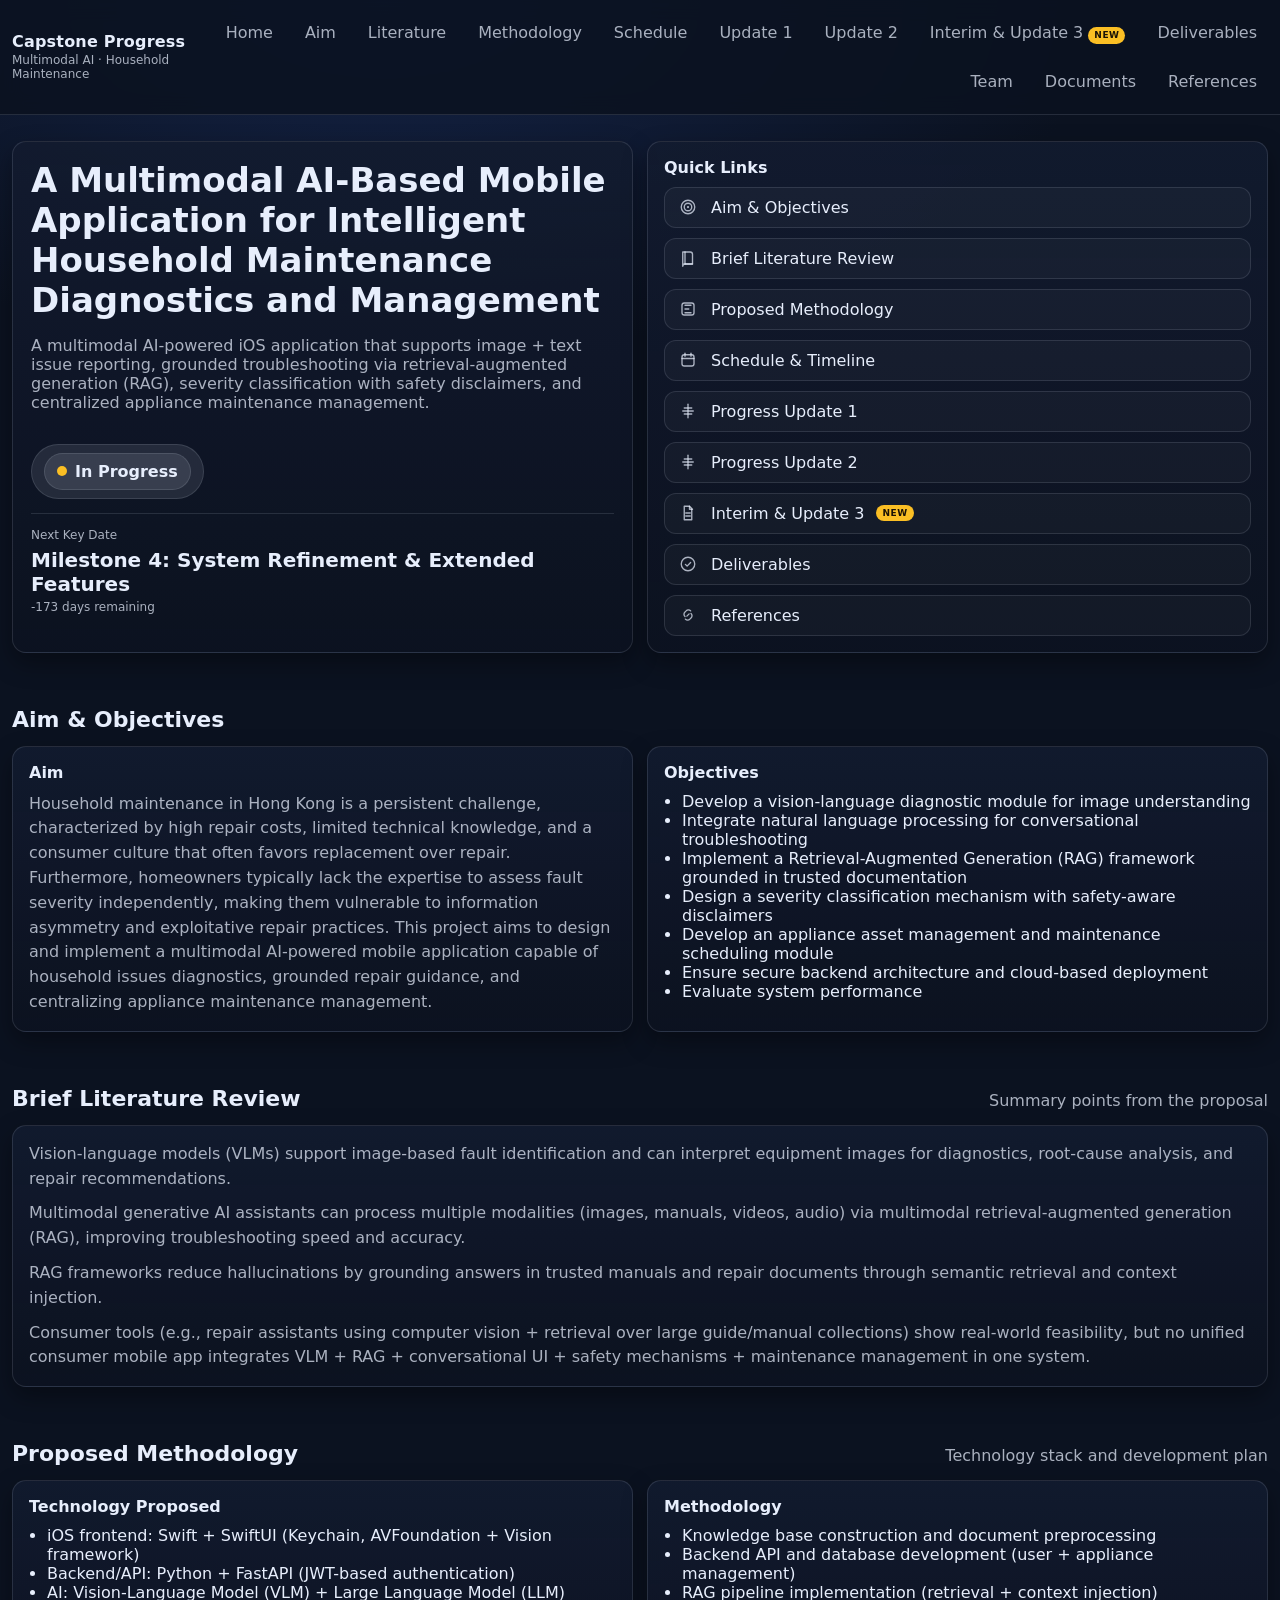
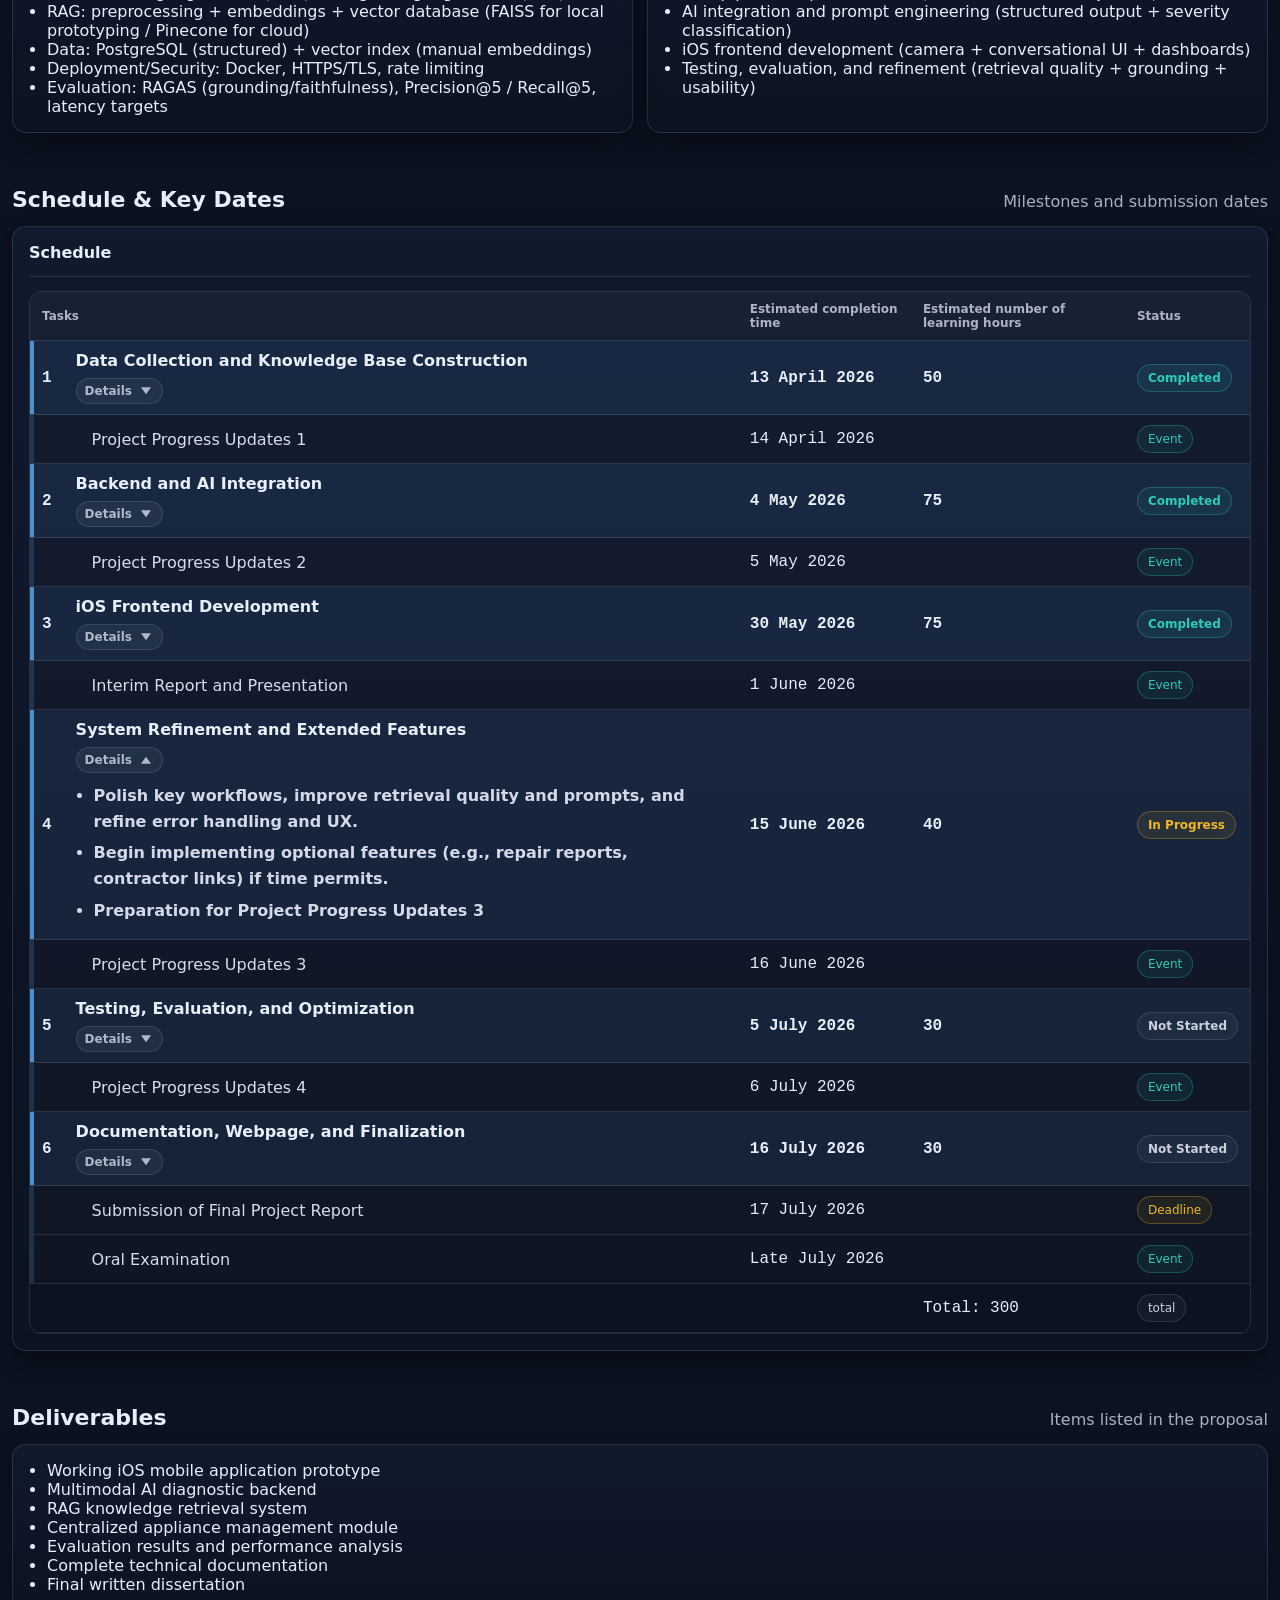
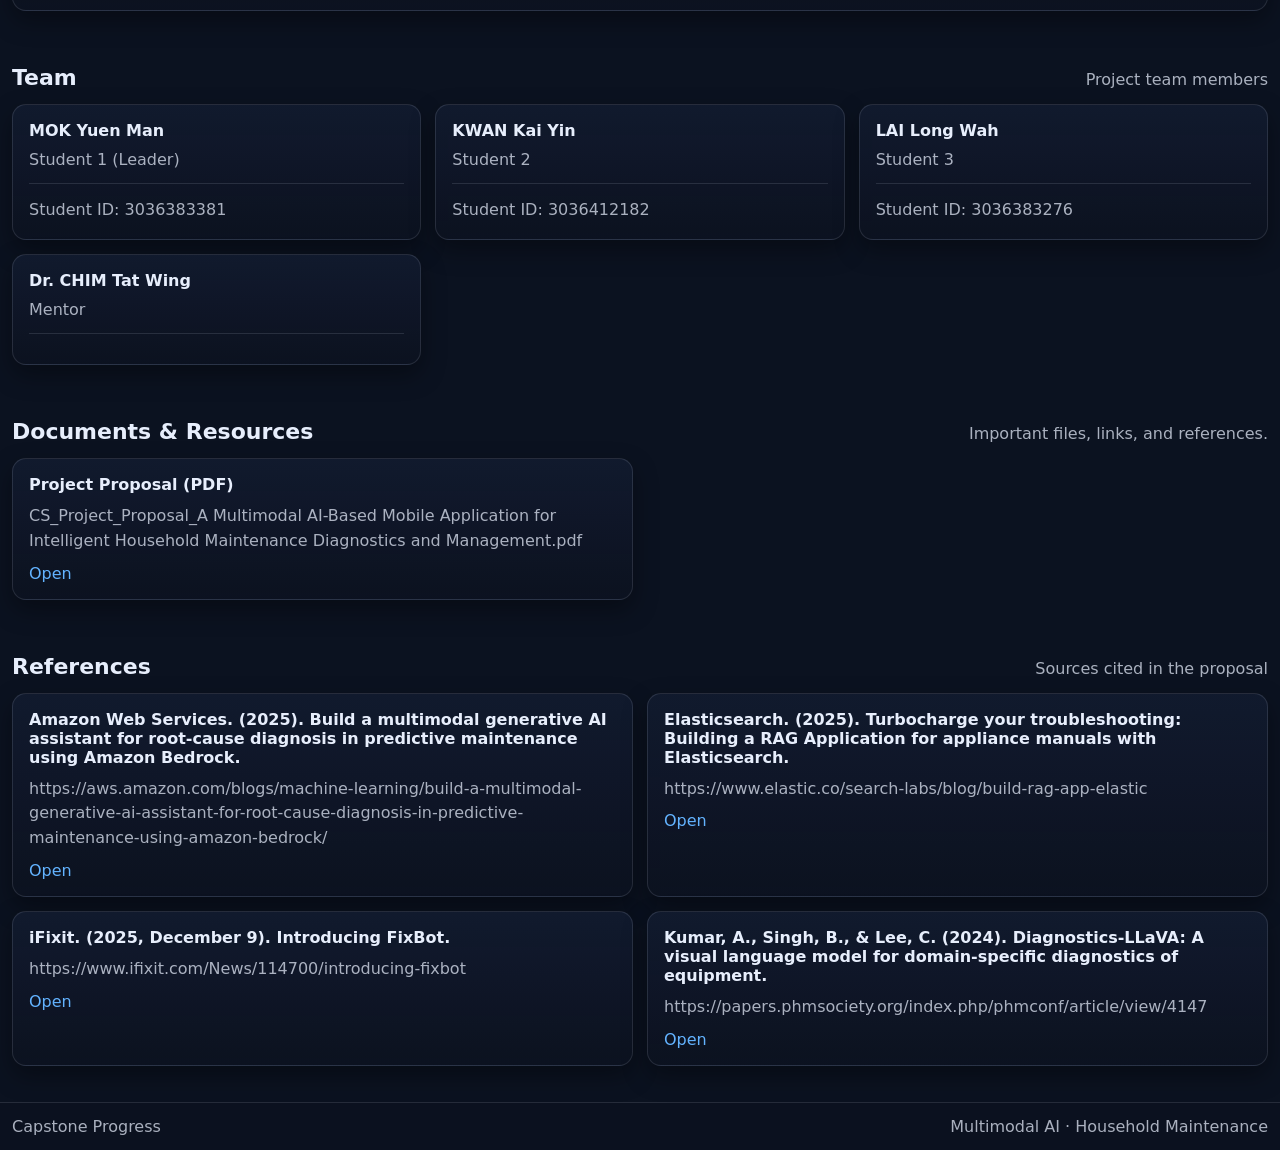
<file: index.html>
<!doctype html>
<html lang="en">
  <head>
    <meta charset="UTF-8" />
    <meta name="viewport" content="width=device-width, initial-scale=1.0" />
    <title>Capstone Progress</title>
    <link rel="stylesheet" href="./styles.css" />
  </head>
  <body>
    <header class="site-header">
      <div class="container header-inner">
        <div class="brand">
          <div class="brand-title" id="projectTitle">Capstone Progress</div>
          <div class="brand-subtitle" id="projectSubtitle">Progress update dashboard</div>
        </div>
        <nav class="nav">
          <a href="#home">Home</a>
          <a href="#aim">Aim</a>
          <a href="#literature">Literature</a>
          <a href="#methodology">Methodology</a>
          <a href="#schedule">Schedule</a>
          <a href="./pages/update-1.html">Update 1</a>
          <a href="./pages/update-2.html">Update 2</a>
          <a href="./pages/interim.html">Interim &amp; Update 3 <span class="new-badge">New</span></a>
          <a href="#deliverables-section">Deliverables</a>
          <a href="#team">Team</a>
          <a href="#documents">Documents</a>
          <a href="#references">References</a>
        </nav>
      </div>
    </header>

    <main class="container">
      <section id="home" class="section">
        <div class="grid-2">
          <div class="card hero">
            <div class="hero-top">
              <div>
                <h1 class="h1" id="projectName">—</h1>
                <p class="muted" id="projectDescription">—</p>
              </div>
              <div class="status-chip" id="overallStatusChip">—</div>
            </div>
            <div class="divider"></div>
            <div class="kpi">
              <div class="kpi-label">Next Key Date</div>
              <div class="kpi-value" id="nextDeadline">—</div>
              <div class="kpi-sub" id="daysRemaining">—</div>
            </div>
          </div>

          <div class="stack">
            <div class="card">
              <div class="card-title">Quick Links</div>
              <div class="stack">
                <a class="quick-link" href="#aim"
                  ><span class="icon" aria-hidden="true"
                    ><svg viewBox="0 0 24 24">
                      <circle cx="12" cy="12" r="9"></circle>
                      <circle cx="12" cy="12" r="5"></circle>
                      <circle cx="12" cy="12" r="1.5" fill="currentColor" stroke="none"></circle></svg></span
                  ><span>Aim & Objectives</span></a
                >
                <a class="quick-link" href="#literature"
                  ><span class="icon" aria-hidden="true"
                    ><svg viewBox="0 0 24 24">
                      <path d="M5 4h10a3 3 0 0 1 3 3v13H8a3 3 0 0 0-3 3V4z"></path>
                      <path d="M8 4v16"></path>
                      <path d="M18 20H8"></path></svg></span
                  ><span>Brief Literature Review</span></a
                >
                <a class="quick-link" href="#methodology"
                  ><span class="icon" aria-hidden="true"
                    ><svg viewBox="0 0 24 24">
                      <path d="M8 7h8"></path>
                      <path d="M8 12h5"></path>
                      <path d="M8 17h8"></path>
                      <rect x="4" y="4" width="16" height="16" rx="3"></rect></svg></span
                  ><span>Proposed Methodology</span></a
                >
                <a class="quick-link" href="#schedule"
                  ><span class="icon" aria-hidden="true"
                    ><svg viewBox="0 0 24 24">
                      <rect x="4" y="5" width="16" height="15" rx="3"></rect>
                      <path d="M8 3v4"></path>
                      <path d="M16 3v4"></path>
                      <path d="M4 10h16"></path></svg></span
                  ><span>Schedule & Timeline</span></a
                >
                <a class="quick-link" href="./pages/update-1.html"
                  ><span class="icon" aria-hidden="true"
                    ><svg viewBox="0 0 24 24">
                      <path d="M12 3v18"></path>
                      <path d="M7 8h10"></path>
                      <path d="M7 16h10"></path>
                      <path d="M5 12h14"></path></svg></span
                  ><span>Progress Update 1</span></a
                >
                <a class="quick-link" href="./pages/update-2.html"
                  ><span class="icon" aria-hidden="true"
                    ><svg viewBox="0 0 24 24">
                      <path d="M12 3v18"></path>
                      <path d="M7 8h10"></path>
                      <path d="M7 16h10"></path>
                      <path d="M5 12h14"></path></svg></span
                  ><span>Progress Update 2</span></a
                >
                <a class="quick-link" href="./pages/interim.html"
                  ><span class="icon" aria-hidden="true"
                    ><svg viewBox="0 0 24 24">
                      <path d="M7 3h7l3 3v15H7z"></path>
                      <path d="M14 3v4h4"></path>
                      <path d="M9 12h6"></path>
                      <path d="M9 16h6"></path></svg></span
                  ><span>Interim &amp; Update 3</span><span class="new-badge">New</span></a
                >
                <a class="quick-link" href="#deliverables-section"
                  ><span class="icon" aria-hidden="true"
                    ><svg viewBox="0 0 24 24">
                      <circle cx="12" cy="12" r="9"></circle>
                      <path d="M8.5 12.5l2.3 2.3L15.5 10"></path></svg></span
                  ><span>Deliverables</span></a
                >
                <a class="quick-link" href="#references"
                  ><span class="icon" aria-hidden="true"
                    ><svg viewBox="0 0 24 24">
                      <path d="M10.5 13.5l3-3"></path>
                      <path d="M8 14a4 4 0 0 1 0-6l1.5-1.5a4 4 0 0 1 6 0"></path>
                      <path d="M16 10a4 4 0 0 1 0 6l-1.5 1.5a4 4 0 0 1-6 0"></path></svg></span
                  ><span>References</span></a
                >
              </div>
            </div>
          </div>
        </div>
      </section>

      <section id="aim" class="section">
        <div class="section-head">
          <h2 class="h2">Aim & Objectives</h2>
        </div>
        <div class="grid-2">
          <div class="card">
            <div class="card-title">Aim</div>
            <p id="aimText" class="body">—</p>
          </div>
          <div class="card">
            <div class="card-title">Objectives</div>
            <ul id="objectives" class="list"></ul>
          </div>
        </div>
      </section>

      <section id="literature" class="section">
        <div class="section-head">
          <h2 class="h2">Brief Literature Review</h2>
          <div class="muted">Summary points from the proposal</div>
        </div>
        <div class="card">
          <div id="literatureReview" class="stack"></div>
        </div>
      </section>

      <section id="methodology" class="section">
        <div class="section-head">
          <h2 class="h2">Proposed Methodology</h2>
          <div class="muted">Technology stack and development plan</div>
        </div>
        <div class="grid-2">
          <div class="card">
            <div class="card-title">Technology Proposed</div>
            <ul id="technology" class="list"></ul>
          </div>
          <div class="card">
            <div class="card-title">Methodology</div>
            <ul id="methodologyList" class="list"></ul>
          </div>
        </div>
      </section>

      <section id="schedule" class="section">
        <div class="section-head">
          <h2 class="h2">Schedule & Key Dates</h2>
          <div class="muted">Milestones and submission dates</div>
        </div>
        <div class="card">
          <div class="card-title">Schedule</div>
          <div class="divider"></div>
          <div class="table" id="scheduleTable"></div>
        </div>
      </section>

      <section id="deliverables-section" class="section">
        <div class="section-head">
          <h2 class="h2">Deliverables</h2>
          <div class="muted">Items listed in the proposal</div>
        </div>
        <div class="card">
          <ul id="deliverables" class="list"></ul>
        </div>
      </section>

      <section id="team" class="section">
        <div class="section-head">
          <h2 class="h2">Team</h2>
          <div class="muted">Project team members</div>
        </div>
        <div class="grid-3" id="teamGrid"></div>
      </section>

      <section id="documents" class="section">
        <div class="section-head">
          <h2 class="h2">Documents & Resources</h2>
          <div class="muted">Important files, links, and references.</div>
        </div>
        <div class="grid-2" id="documentsGrid"></div>
      </section>

      <section id="references" class="section">
        <div class="section-head">
          <h2 class="h2">References</h2>
          <div class="muted">Sources cited in the proposal</div>
        </div>
        <div class="grid-2" id="referencesGrid"></div>
      </section>
    </main>

    <footer class="site-footer">
      <div class="container footer-inner">
        <div class="muted" id="footerLeft">—</div>
        <div class="muted" id="footerRight">—</div>
      </div>
    </footer>

    <dialog class="modal" id="modal">
      <div class="modal-head">
        <div class="modal-title" id="modalTitle">—</div>
        <button class="modal-close" type="button" id="modalClose">Close</button>
      </div>
      <div class="modal-body body" id="modalBody">—</div>
    </dialog>

    <script src="./app.js"></script>
  </body>
</html>
</file>
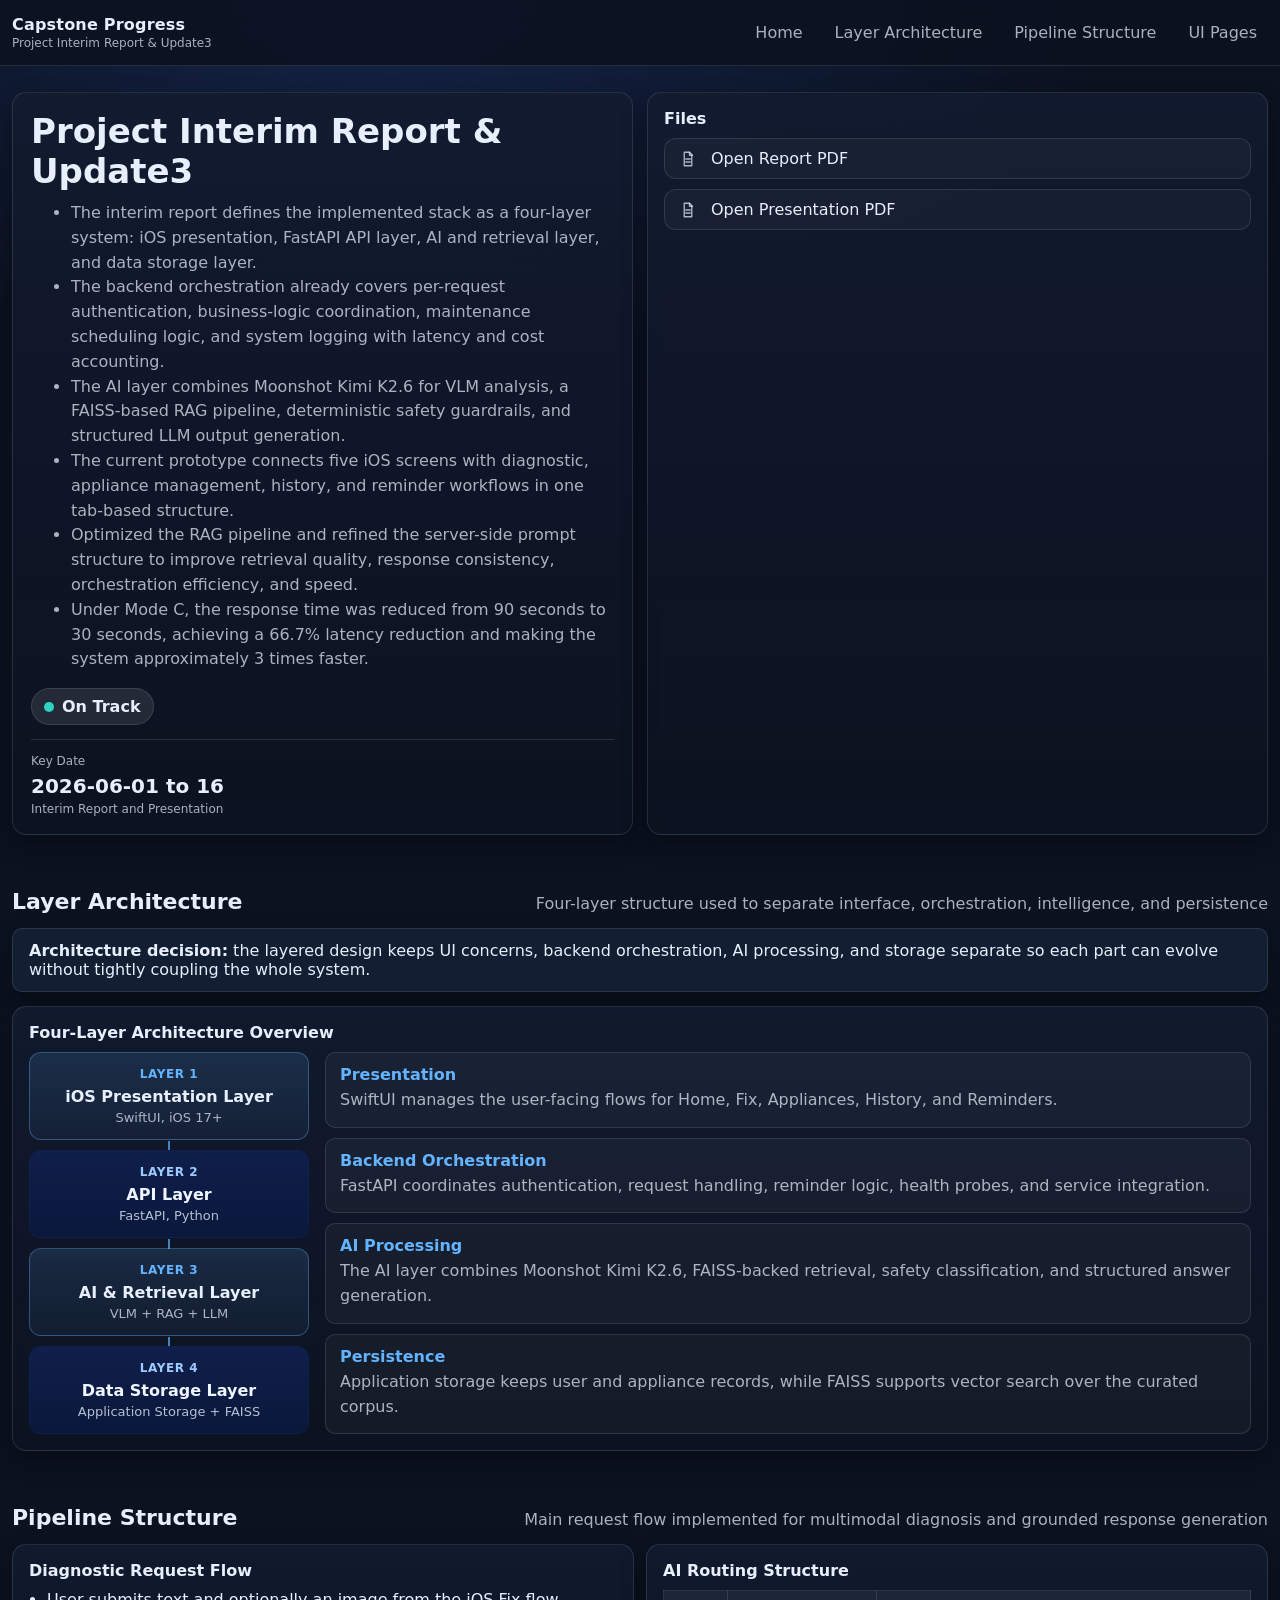
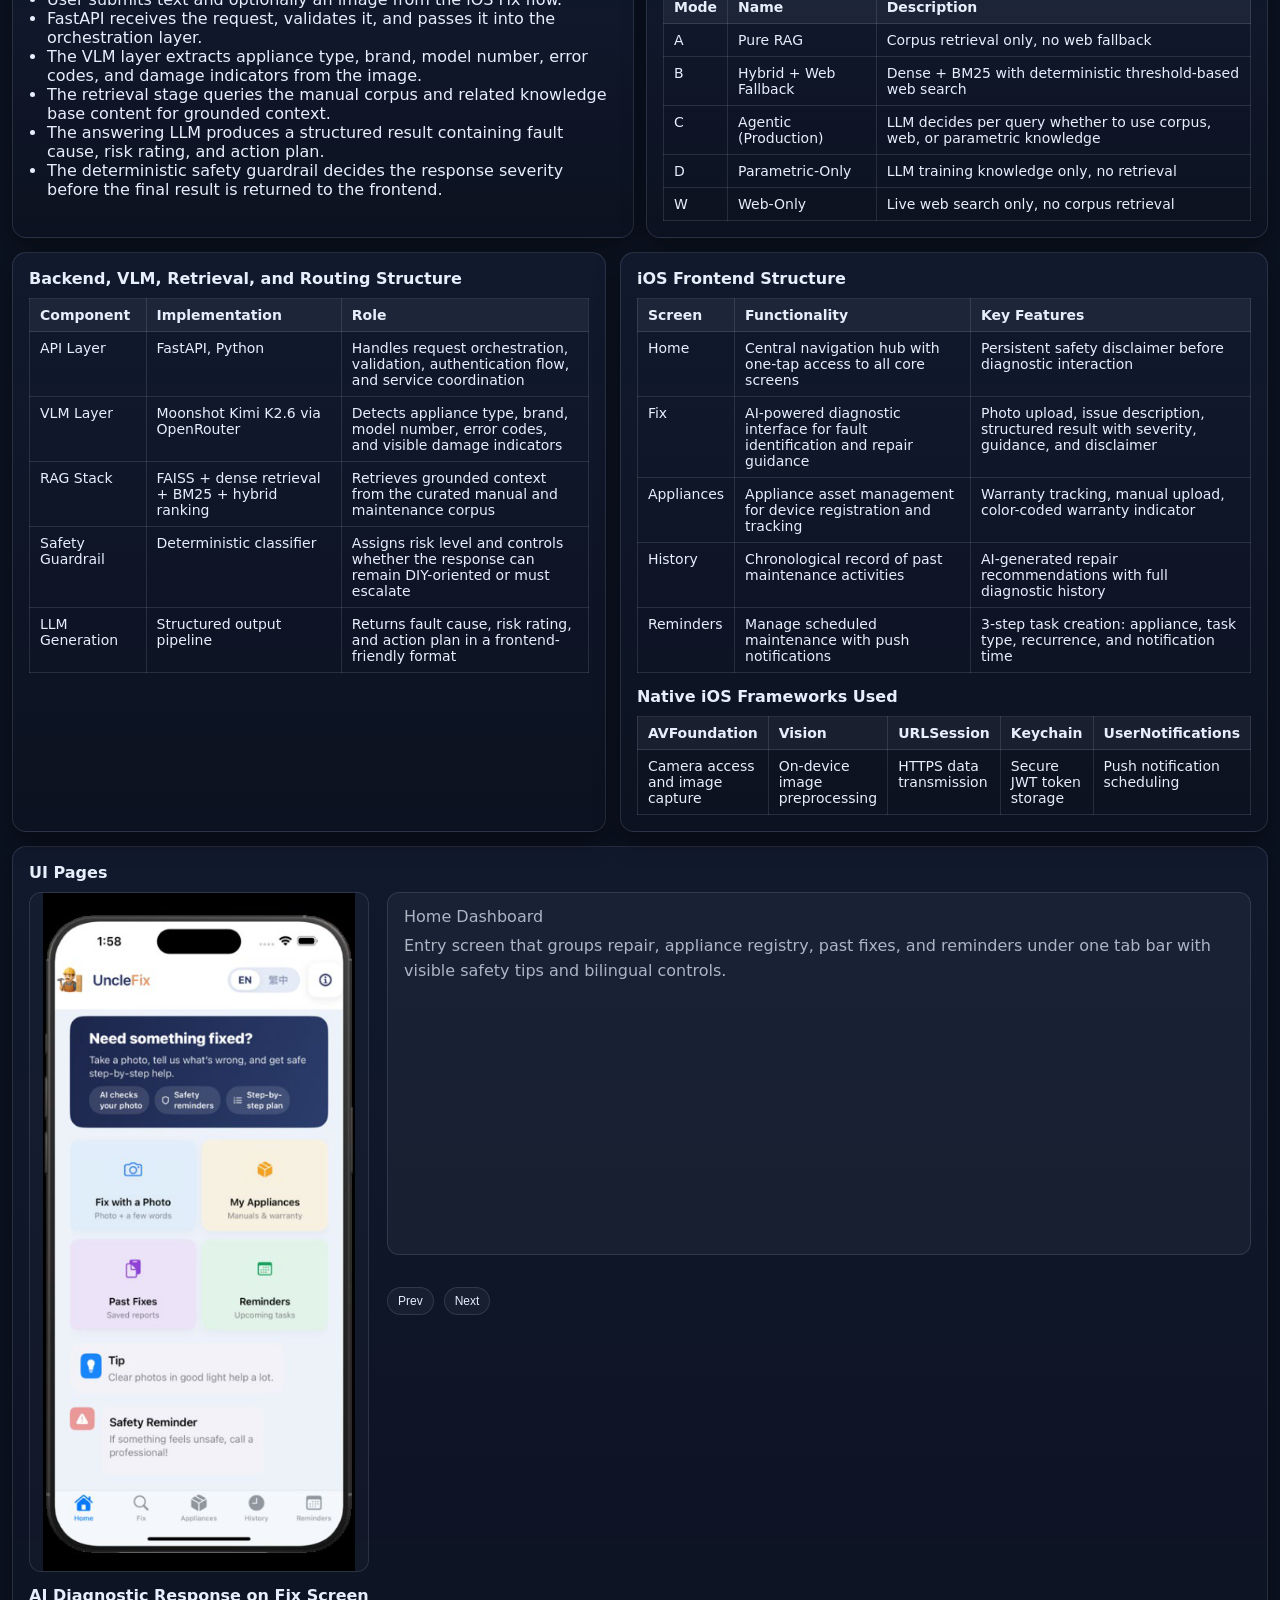
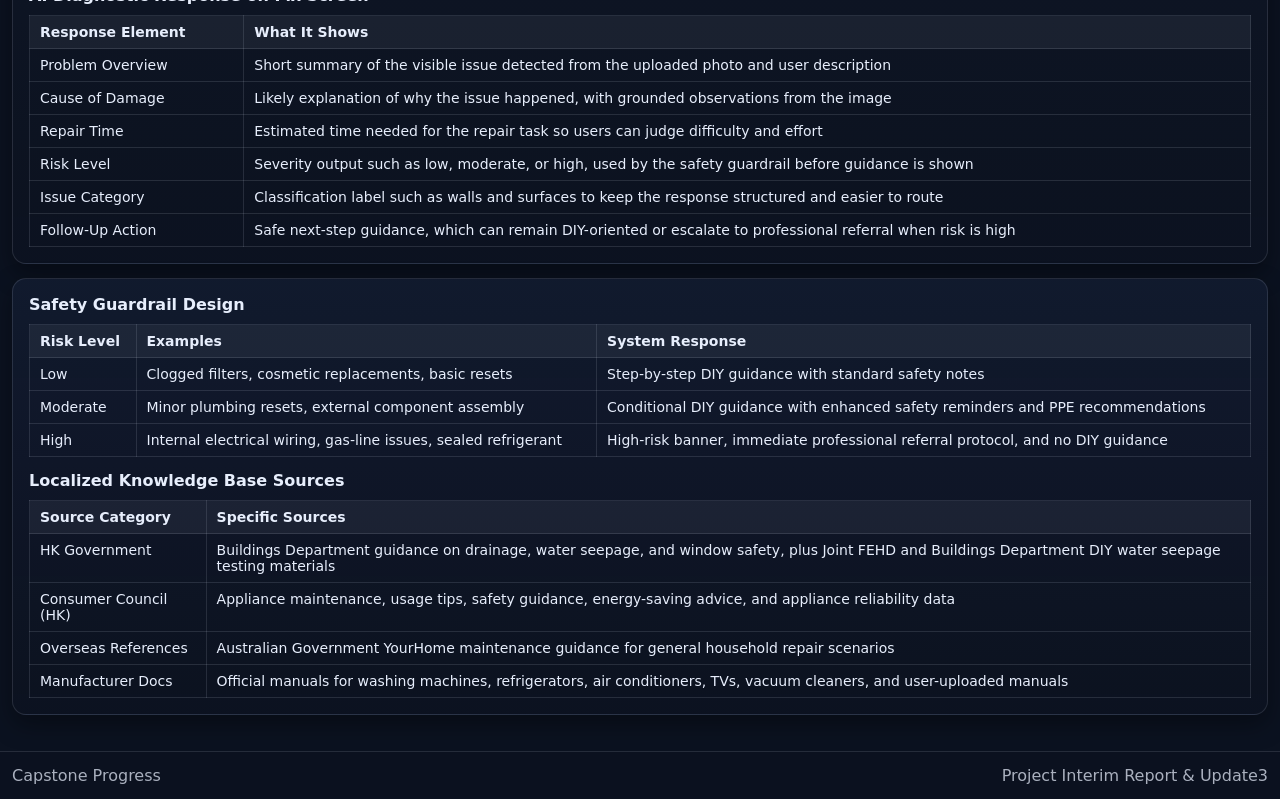
<file: pages/interim.html>
<!doctype html>
<html lang="en">
  <head>
    <meta charset="UTF-8" />
    <meta name="viewport" content="width=device-width, initial-scale=1.0" />
    <title>Project Interim Report &amp; Update3 · Capstone Progress</title>
    <link rel="stylesheet" href="../styles.css" />
    <style>
      .interim-grid {
        display: grid;
        grid-template-columns: repeat(2, minmax(0, 1fr));
        gap: 12px;
      }
      .interim-note {
        padding: 12px 16px;
        border-radius: 10px;
        border: 1px solid var(--border);
        background: rgba(99, 179, 255, 0.08);
      }
      .interim-table {
        border-collapse: collapse;
        width: 100%;
        font-size: 14px;
        margin: 8px 0 0;
      }
      .interim-table th,
      .interim-table td {
        border: 1px solid var(--border);
        padding: 8px 10px;
        text-align: left;
        vertical-align: top;
      }
      .interim-table th {
        background: rgba(231, 238, 252, 0.06);
        font-weight: 600;
      }
      .album-desc {
        margin-top: 8px;
      }
      .ui-album-layout {
        display: grid;
        grid-template-columns: minmax(260px, 340px) 1fr;
        gap: 18px;
        align-items: start;
      }
      .ui-album {
        width: 100%;
      }
      .ui-album .media-img {
        width: 100%;
        max-height: 680px;
        object-fit: contain;
        display: block;
      }
      .ui-album-copy {
        display: grid;
        gap: 12px;
        min-height: 100%;
      }
      .ui-album-panel {
        padding: 14px 16px;
        border-radius: 12px;
        border: 1px solid var(--border);
        background: rgba(231, 238, 252, 0.04);
      }
      .arch-chart {
        display: grid;
        grid-template-columns: minmax(220px, 280px) 1fr;
        gap: 16px;
        align-items: stretch;
      }
      .arch-stack {
        display: grid;
        gap: 10px;
        position: relative;
      }
      .arch-layer {
        position: relative;
        padding: 14px 16px;
        border-radius: 12px;
        border: 1px solid rgba(99, 179, 255, 0.35);
        background: linear-gradient(180deg, rgba(99, 179, 255, 0.14), rgba(99, 179, 255, 0.06));
        text-align: center;
      }
      .arch-layer.dark {
        border-color: rgba(16, 32, 77, 0.95);
        background: linear-gradient(180deg, rgba(16, 32, 77, 0.95), rgba(10, 24, 61, 0.95));
      }
      .arch-layer:not(:last-child)::after {
        content: "";
        position: absolute;
        left: 50%;
        top: calc(100% + 2px);
        width: 2px;
        height: 10px;
        background: rgba(99, 179, 255, 0.7);
        transform: translateX(-50%);
      }
      .arch-layer-num {
        font-size: 12px;
        font-weight: 700;
        letter-spacing: 0.6px;
        text-transform: uppercase;
        color: var(--accent);
      }
      .arch-layer.dark .arch-layer-num {
        color: #9ecbff;
      }
      .arch-layer-title {
        margin-top: 6px;
        font-weight: 700;
        color: var(--text);
      }
      .arch-layer.dark .arch-layer-title {
        color: #eef5ff;
      }
      .arch-layer-sub {
        margin-top: 4px;
        font-size: 13px;
        color: var(--muted);
      }
      .arch-layer.dark .arch-layer-sub {
        color: rgba(231, 238, 252, 0.78);
      }
      .arch-summary {
        display: grid;
        gap: 10px;
      }
      .arch-summary-item {
        padding: 12px 14px;
        border-radius: 10px;
        border: 1px solid var(--border);
        background: rgba(231, 238, 252, 0.04);
      }
      .arch-summary-title {
        font-weight: 700;
        color: var(--accent);
        margin-bottom: 4px;
      }
      @media (max-width: 720px) {
        .interim-grid {
          grid-template-columns: 1fr;
        }
        .interim-table {
          display: block;
          overflow-x: auto;
          -webkit-overflow-scrolling: touch;
        }
        .interim-table th,
        .interim-table td {
          min-width: 150px;
          white-space: normal;
        }
        .interim-table th:first-child,
        .interim-table td:first-child {
          min-width: 160px;
        }
        .ui-album-layout {
          grid-template-columns: 1fr;
        }
        .arch-chart {
          grid-template-columns: 1fr;
        }
        .ui-album .media-img {
          max-height: 520px;
        }
      }
      @media (max-width: 520px) {
        .arch-layer {
          padding: 12px;
        }
        .ui-album-panel {
          padding: 12px;
        }
        .ui-album .media-img {
          max-height: 420px;
        }
      }
    </style>
  </head>
  <body>
    <header class="site-header">
      <div class="container header-inner">
        <div class="brand">
          <div class="brand-title">Capstone Progress</div>
          <div class="brand-subtitle">Project Interim Report &amp; Update3</div>
        </div>
        <nav class="nav">
          <a href="../index.html#home">Home</a>
          <a href="#layer-architecture">Layer Architecture</a>
          <a href="#pipeline-structure">Pipeline Structure</a>
          <a href="#ui-pages">UI Pages</a>
        </nav>
      </div>
    </header>
    <main class="container">
      <section class="section">
        <div class="grid-2">
          <div class="card hero">
            <div class="hero-top">
              <div>
                <h1 class="h1">Project Interim Report &amp; Update3</h1>
                <ul class="muted body">
                  <li>The interim report defines the implemented stack as a four-layer system: iOS presentation, FastAPI API layer, AI and retrieval layer, and data storage layer.</li>
                  <li>The backend orchestration already covers per-request authentication, business-logic coordination, maintenance scheduling logic, and system logging with latency and cost accounting.</li>
                  <li>The AI layer combines Moonshot Kimi K2.6 for VLM analysis, a FAISS-based RAG pipeline, deterministic safety guardrails, and structured LLM output generation.</li>
                  <li>The current prototype connects five iOS screens with diagnostic, appliance management, history, and reminder workflows in one tab-based structure.</li>
                  <li>Optimized the RAG pipeline and refined the server-side prompt structure to improve retrieval quality, response consistency, orchestration efficiency, and speed.</li>
                  <li>Under Mode C, the response time was reduced from 90 seconds to 30 seconds, achieving a 66.7% latency reduction and making the system approximately 3 times faster.</li>
                </ul>
              </div>
              <div class="status-chip"><span class="status-dot good"></span>On Track</div>
            </div>
            <div class="divider"></div>
            <div class="kpi">
              <div class="kpi-label">Key Date</div>
              <div class="kpi-value">2026-06-01 to 16</div>
              <div class="kpi-sub">Interim Report and Presentation</div>
            </div>
          </div>
          <div class="card">
            <div class="card-title">Files</div>
            <div class="stack">
              <a class="quick-link" href="../Files/msp25038_InterimReport_20260601.pdf" target="_blank" rel="noreferrer"
                ><span class="icon" aria-hidden="true"
                  ><svg viewBox="0 0 24 24">
                    <path d="M7 3h7l3 3v15H7z"></path>
                    <path d="M14 3v4h4"></path>
                    <path d="M9 12h6"></path>
                    <path d="M9 16h6"></path></svg></span
                ><span>Open Report PDF</span></a
              >
              <a class="quick-link" href="../Files/UncleFix - InterimPPT_20260602.pdf" target="_blank" rel="noreferrer"
                ><span class="icon" aria-hidden="true"
                  ><svg viewBox="0 0 24 24">
                    <path d="M7 3h7l3 3v15H7z"></path>
                    <path d="M14 3v4h4"></path>
                    <path d="M9 12h6"></path>
                    <path d="M9 16h6"></path></svg></span
                ><span>Open Presentation PDF</span></a
              >
            </div>
          </div>
        </div>
      </section>

      <section id="layer-architecture" class="section">
        <div class="section-head">
          <h2 class="h2">Layer Architecture</h2>
          <div class="muted">Four-layer structure used to separate interface, orchestration, intelligence, and persistence</div>
        </div>
        <div class="card interim-note" style="margin-top: 14px;">
          <strong>Architecture decision:</strong> the layered design keeps UI concerns, backend orchestration, AI processing, and storage separate so each part can evolve without tightly coupling the whole system.
        </div>
        <div class="card" style="margin-top: 14px;">
          <div class="card-title">Four-Layer Architecture Overview</div>
          <div class="arch-chart">
            <div class="arch-stack">
              <div class="arch-layer">
                <div class="arch-layer-num">Layer 1</div>
                <div class="arch-layer-title">iOS Presentation Layer</div>
                <div class="arch-layer-sub">SwiftUI, iOS 17+</div>
              </div>
              <div class="arch-layer dark">
                <div class="arch-layer-num">Layer 2</div>
                <div class="arch-layer-title">API Layer</div>
                <div class="arch-layer-sub">FastAPI, Python</div>
              </div>
              <div class="arch-layer">
                <div class="arch-layer-num">Layer 3</div>
                <div class="arch-layer-title">AI &amp; Retrieval Layer</div>
                <div class="arch-layer-sub">VLM + RAG + LLM</div>
              </div>
              <div class="arch-layer dark">
                <div class="arch-layer-num">Layer 4</div>
                <div class="arch-layer-title">Data Storage Layer</div>
                <div class="arch-layer-sub">Application Storage + FAISS</div>
              </div>
            </div>
            <div class="arch-summary">
              <div class="arch-summary-item">
                <div class="arch-summary-title">Presentation</div>
                <div class="body muted">SwiftUI manages the user-facing flows for Home, Fix, Appliances, History, and Reminders.</div>
              </div>
              <div class="arch-summary-item">
                <div class="arch-summary-title">Backend Orchestration</div>
                <div class="body muted">FastAPI coordinates authentication, request handling, reminder logic, health probes, and service integration.</div>
              </div>
              <div class="arch-summary-item">
                <div class="arch-summary-title">AI Processing</div>
                <div class="body muted">The AI layer combines Moonshot Kimi K2.6, FAISS-backed retrieval, safety classification, and structured answer generation.</div>
              </div>
              <div class="arch-summary-item">
                <div class="arch-summary-title">Persistence</div>
                <div class="body muted">Application storage keeps user and appliance records, while FAISS supports vector search over the curated corpus.</div>
              </div>
            </div>
          </div>
        </div>
      </section>

      <section id="pipeline-structure" class="section">
        <div class="section-head">
          <h2 class="h2">Pipeline Structure</h2>
          <div class="muted">Main request flow implemented for multimodal diagnosis and grounded response generation</div>
        </div>
        <div class="interim-grid">
          <div class="card">
            <div class="card-title">Diagnostic Request Flow</div>
            <ul class="list">
              <li>User submits text and optionally an image from the iOS Fix flow.</li>
              <li>FastAPI receives the request, validates it, and passes it into the orchestration layer.</li>
              <li>The VLM layer extracts appliance type, brand, model number, error codes, and damage indicators from the image.</li>
              <li>The retrieval stage queries the manual corpus and related knowledge base content for grounded context.</li>
              <li>The answering LLM produces a structured result containing fault cause, risk rating, and action plan.</li>
              <li>The deterministic safety guardrail decides the response severity before the final result is returned to the frontend.</li>
            </ul>
          </div>
          <div class="card">
            <div class="card-title">AI Routing Structure</div>
            <table class="interim-table">
              <thead>
                <tr>
                  <th>Mode</th>
                  <th>Name</th>
                  <th>Description</th>
                </tr>
              </thead>
              <tbody>
                <tr>
                  <td>A</td>
                  <td>Pure RAG</td>
                  <td>Corpus retrieval only, no web fallback</td>
                </tr>
                <tr>
                  <td>B</td>
                  <td>Hybrid + Web Fallback</td>
                  <td>Dense + BM25 with deterministic threshold-based web search</td>
                </tr>
                <tr>
                  <td>C</td>
                  <td>Agentic (Production)</td>
                  <td>LLM decides per query whether to use corpus, web, or parametric knowledge</td>
                </tr>
                <tr>
                  <td>D</td>
                  <td>Parametric-Only</td>
                  <td>LLM training knowledge only, no retrieval</td>
                </tr>
                <tr>
                  <td>W</td>
                  <td>Web-Only</td>
                  <td>Live web search only, no corpus retrieval</td>
                </tr>
              </tbody>
            </table>
          </div>
        </div>
        <div class="grid-2" style="margin-top: 14px;">
          <div class="card">
            <div class="card-title">Backend, VLM, Retrieval, and Routing Structure</div>
            <table class="interim-table">
              <thead>
                <tr>
                  <th>Component</th>
                  <th>Implementation</th>
                  <th>Role</th>
                </tr>
              </thead>
              <tbody>
                <tr>
                  <td>API Layer</td>
                  <td>FastAPI, Python</td>
                  <td>Handles request orchestration, validation, authentication flow, and service coordination</td>
                </tr>
                <tr>
                  <td>VLM Layer</td>
                  <td>Moonshot Kimi K2.6 via OpenRouter</td>
                  <td>Detects appliance type, brand, model number, error codes, and visible damage indicators</td>
                </tr>
                <tr>
                  <td>RAG Stack</td>
                  <td>FAISS + dense retrieval + BM25 + hybrid ranking</td>
                  <td>Retrieves grounded context from the curated manual and maintenance corpus</td>
                </tr>
                <tr>
                  <td>Safety Guardrail</td>
                  <td>Deterministic classifier</td>
                  <td>Assigns risk level and controls whether the response can remain DIY-oriented or must escalate</td>
                </tr>
                <tr>
                  <td>LLM Generation</td>
                  <td>Structured output pipeline</td>
                  <td>Returns fault cause, risk rating, and action plan in a frontend-friendly format</td>
                </tr>
              </tbody>
            </table>
          </div>
          <div class="card">
            <div class="card-title">iOS Frontend Structure</div>
            <table class="interim-table">
              <thead>
                <tr>
                  <th>Screen</th>
                  <th>Functionality</th>
                  <th>Key Features</th>
                </tr>
              </thead>
              <tbody>
                <tr>
                  <td>Home</td>
                  <td>Central navigation hub with one-tap access to all core screens</td>
                  <td>Persistent safety disclaimer before diagnostic interaction</td>
                </tr>
                <tr>
                  <td>Fix</td>
                  <td>AI-powered diagnostic interface for fault identification and repair guidance</td>
                  <td>Photo upload, issue description, structured result with severity, guidance, and disclaimer</td>
                </tr>
                <tr>
                  <td>Appliances</td>
                  <td>Appliance asset management for device registration and tracking</td>
                  <td>Warranty tracking, manual upload, color-coded warranty indicator</td>
                </tr>
                <tr>
                  <td>History</td>
                  <td>Chronological record of past maintenance activities</td>
                  <td>AI-generated repair recommendations with full diagnostic history</td>
                </tr>
                <tr>
                  <td>Reminders</td>
                  <td>Manage scheduled maintenance with push notifications</td>
                  <td>3-step task creation: appliance, task type, recurrence, and notification time</td>
                </tr>
              </tbody>
            </table>
            <div class="card-title" style="margin-top: 14px;">Native iOS Frameworks Used</div>
            <table class="interim-table">
              <thead>
                <tr>
                  <th>AVFoundation</th>
                  <th>Vision</th>
                  <th>URLSession</th>
                  <th>Keychain</th>
                  <th>UserNotifications</th>
                </tr>
              </thead>
              <tbody>
                <tr>
                  <td>Camera access and image capture</td>
                  <td>On-device image preprocessing</td>
                  <td>HTTPS data transmission</td>
                  <td>Secure JWT token storage</td>
                  <td>Push notification scheduling</td>
                </tr>
              </tbody>
            </table>
          </div>
        </div>
        <div id="ui-pages" class="card" style="margin-top: 14px;">
          <div class="card-title">UI Pages</div>
          <div class="ui-album-layout">
            <div class="ui-album">
              <a id="interimUiAlbumLink" href="../assets/screenshots/interim-msp/msp-page-8-img-1.png" target="_blank" rel="noreferrer">
                <img
                  class="media-img"
                  id="interimUiAlbumImg"
                  src="../assets/screenshots/interim-msp/msp-page-8-img-1.png"
                  alt="Home Dashboard"
                />
              </a>
            </div>
            <div class="ui-album-copy">
              <div class="ui-album-panel">
                <div class="demo-flow-caption">
                  <span class="muted" id="interimUiAlbumLabel">Home Dashboard</span>
                </div>
                <div class="album-desc muted body" id="interimUiAlbumDesc">
                  Entry screen that groups repair, appliance registry, past fixes, and reminders under one tab bar with visible safety tips and bilingual controls.
                </div>
              </div>
              <div class="media-caption">
                <div class="demo-flow-controls">
                  <button class="task-view" type="button" id="interimUiAlbumPrev">Prev</button>
                  <button class="task-view" type="button" id="interimUiAlbumNext">Next</button>
                </div>
              </div>
            </div>
          </div>
          <div class="card-title" style="margin-top: 14px;">AI Diagnostic Response on Fix Screen</div>
          <table class="interim-table">
            <thead>
              <tr>
                <th>Response Element</th>
                <th>What It Shows</th>
              </tr>
            </thead>
            <tbody>
              <tr>
                <td>Problem Overview</td>
                <td>Short summary of the visible issue detected from the uploaded photo and user description</td>
              </tr>
              <tr>
                <td>Cause of Damage</td>
                <td>Likely explanation of why the issue happened, with grounded observations from the image</td>
              </tr>
              <tr>
                <td>Repair Time</td>
                <td>Estimated time needed for the repair task so users can judge difficulty and effort</td>
              </tr>
              <tr>
                <td>Risk Level</td>
                <td>Severity output such as low, moderate, or high, used by the safety guardrail before guidance is shown</td>
              </tr>
              <tr>
                <td>Issue Category</td>
                <td>Classification label such as walls and surfaces to keep the response structured and easier to route</td>
              </tr>
              <tr>
                <td>Follow-Up Action</td>
                <td>Safe next-step guidance, which can remain DIY-oriented or escalate to professional referral when risk is high</td>
              </tr>
            </tbody>
          </table>
        </div>
        <div class="card" style="margin-top: 14px;">
          <div class="card-title">Safety Guardrail Design</div>
          <table class="interim-table">
            <thead>
              <tr>
                <th>Risk Level</th>
                <th>Examples</th>
                <th>System Response</th>
              </tr>
            </thead>
            <tbody>
              <tr>
                <td>Low</td>
                <td>Clogged filters, cosmetic replacements, basic resets</td>
                <td>Step-by-step DIY guidance with standard safety notes</td>
              </tr>
              <tr>
                <td>Moderate</td>
                <td>Minor plumbing resets, external component assembly</td>
                <td>Conditional DIY guidance with enhanced safety reminders and PPE recommendations</td>
              </tr>
              <tr>
                <td>High</td>
                <td>Internal electrical wiring, gas-line issues, sealed refrigerant</td>
                <td>High-risk banner, immediate professional referral protocol, and no DIY guidance</td>
              </tr>
            </tbody>
          </table>
          <div class="card-title" style="margin-top: 14px;">Localized Knowledge Base Sources</div>
          <table class="interim-table">
            <thead>
              <tr>
                <th>Source Category</th>
                <th>Specific Sources</th>
              </tr>
            </thead>
            <tbody>
              <tr>
                <td>HK Government</td>
                <td>Buildings Department guidance on drainage, water seepage, and window safety, plus Joint FEHD and Buildings Department DIY water seepage testing materials</td>
              </tr>
              <tr>
                <td>Consumer Council (HK)</td>
                <td>Appliance maintenance, usage tips, safety guidance, energy-saving advice, and appliance reliability data</td>
              </tr>
              <tr>
                <td>Overseas References</td>
                <td>Australian Government YourHome maintenance guidance for general household repair scenarios</td>
              </tr>
              <tr>
                <td>Manufacturer Docs</td>
                <td>Official manuals for washing machines, refrigerators, air conditioners, TVs, vacuum cleaners, and user-uploaded manuals</td>
              </tr>
            </tbody>
          </table>
        </div>
      </section>

    </main>
    <footer class="site-footer">
      <div class="container footer-inner">
        <div class="muted">Capstone Progress</div>
        <div class="muted">Project Interim Report &amp; Update3</div>
      </div>
    </footer>
    <script>
      (() => {
        const img = document.getElementById("interimUiAlbumImg");
        const link = document.getElementById("interimUiAlbumLink");
        const label = document.getElementById("interimUiAlbumLabel");
        const desc = document.getElementById("interimUiAlbumDesc");
        const prev = document.getElementById("interimUiAlbumPrev");
        const next = document.getElementById("interimUiAlbumNext");
        if (!img || !link || !label || !desc || !prev || !next) return;

        const pages = [
          {
            src: "../assets/screenshots/interim-msp/msp-page-8-img-1.png",
            label: "Home Dashboard",
            desc: "Entry screen that groups repair, appliance registry, past fixes, and reminders under one tab bar with visible safety tips and bilingual controls.",
          },
          {
            src: "../assets/screenshots/interim-msp/msp-page-8-img-2.png",
            label: "Fix Input",
            desc: "Photo Analysis entry flow lets the user upload an image, describe the issue, and trigger AI analysis from a dedicated repair-first screen.",
          },
          {
            src: "../assets/screenshots/update-1/update-1-flow-3-diagnose-chat.png",
            label: "Fix AI Chat",
            desc: "The Fix screen also supports a chat-style AI entry mode, where users can ask plain-language repair questions before or after image analysis.",
          },
          {
            src: "../assets/screenshots/interim-msp/msp-page-10-img-1.png",
            label: "AI Result Screen",
            desc: "Structured AI output returns a problem overview, likely cause of damage, estimated repair time, severity level, and issue category for safer follow-up action.",
          },
          {
            src: "../assets/screenshots/interim-msp/msp-page-12-img-10.png",
            label: "Repair Steps and Materials",
            desc: "The detailed Fix response expands into repair steps, tools and materials needed, repair tips, safety notes, and a save-to-history action for tracking completed work.",
          },
          {
            src: "../assets/screenshots/interim-msp/msp-page-8-img-3.png",
            label: "My Appliances",
            desc: "Appliance registry lists saved devices with status badges so users can track coverage, open details, and add new appliances from one screen.",
          },
          {
            src: "../assets/screenshots/interim-msp/msp-page-11-img-1.png",
            label: "Add Appliance Form",
            desc: "The appliance creation flow captures appliance name, category, brand or manufacturer, model number, purchase date, and warranty expiry.",
          },
          {
            src: "../assets/screenshots/interim-msp/msp-page-11-img-2.png",
            label: "Appliance Notes and Photo",
            desc: "Users can attach notes and add a photo so the appliance record keeps extra context for future maintenance and diagnosis.",
          },
          {
            src: "../assets/screenshots/interim-msp/msp-page-11-img-3.png",
            label: "Manual and Task Setup",
            desc: "The same add flow supports manual upload and optional task scheduling, linking appliance records directly with later reminder workflows.",
          },
          {
            src: "../assets/screenshots/interim-msp/msp-page-12-img-1.png",
            label: "Appliance Detail",
            desc: "Detail view stores manufacturer, model number, purchase date, warranty expiry, notes, and the linked user manual for each appliance.",
          },
          {
            src: "../assets/screenshots/interim-msp/msp-page-9-img-2.png",
            label: "Reminders Calendar",
            desc: "Maintenance reminders are displayed in a monthly calendar with quick access to upcoming tasks and one-tap creation of new reminder items.",
          },
          {
            src: "../assets/screenshots/interim-msp/msp-page-12-img-2.png",
            label: "Add Maintenance Task",
            desc: "Task creation form captures the maintenance title, date, category, linked appliance, recurrence, notification option, and notes in one workflow.",
          },
          {
            src: "../assets/screenshots/interim-msp/msp-page-12-img-4.png",
            label: "AI Maintenance Tips",
            desc: "The appliance assistant generates personalized energy-saving and maintenance tips that are tailored to the selected model.",
          },
          {
            src: "../assets/screenshots/interim-msp/msp-page-12-img-6.png",
            label: "Related Task Actions",
            desc: "Scheduled maintenance items expose quick actions such as edit, delete, and ask, making the reminder workflow directly actionable.",
          },
          {
            src: "../assets/screenshots/interim-msp/msp-page-9-img-1.png",
            label: "Past Fixes",
            desc: "History view keeps previous repair cases with severity, estimated duration, and progress so users can revisit earlier AI-assisted fixes.",
          },
        ];

        let idx = 0;

        const render = () => {
          const page = pages[idx] || pages[0];
          img.setAttribute("src", page.src);
          img.setAttribute("alt", page.label);
          link.setAttribute("href", page.src);
          label.textContent = page.label;
          desc.textContent = page.desc;
        };

        prev.addEventListener("click", () => {
          idx = (idx - 1 + pages.length) % pages.length;
          render();
        });
        next.addEventListener("click", () => {
          idx = (idx + 1) % pages.length;
          render();
        });

        render();
      })();
    </script>
  </body>
</html>
</file>
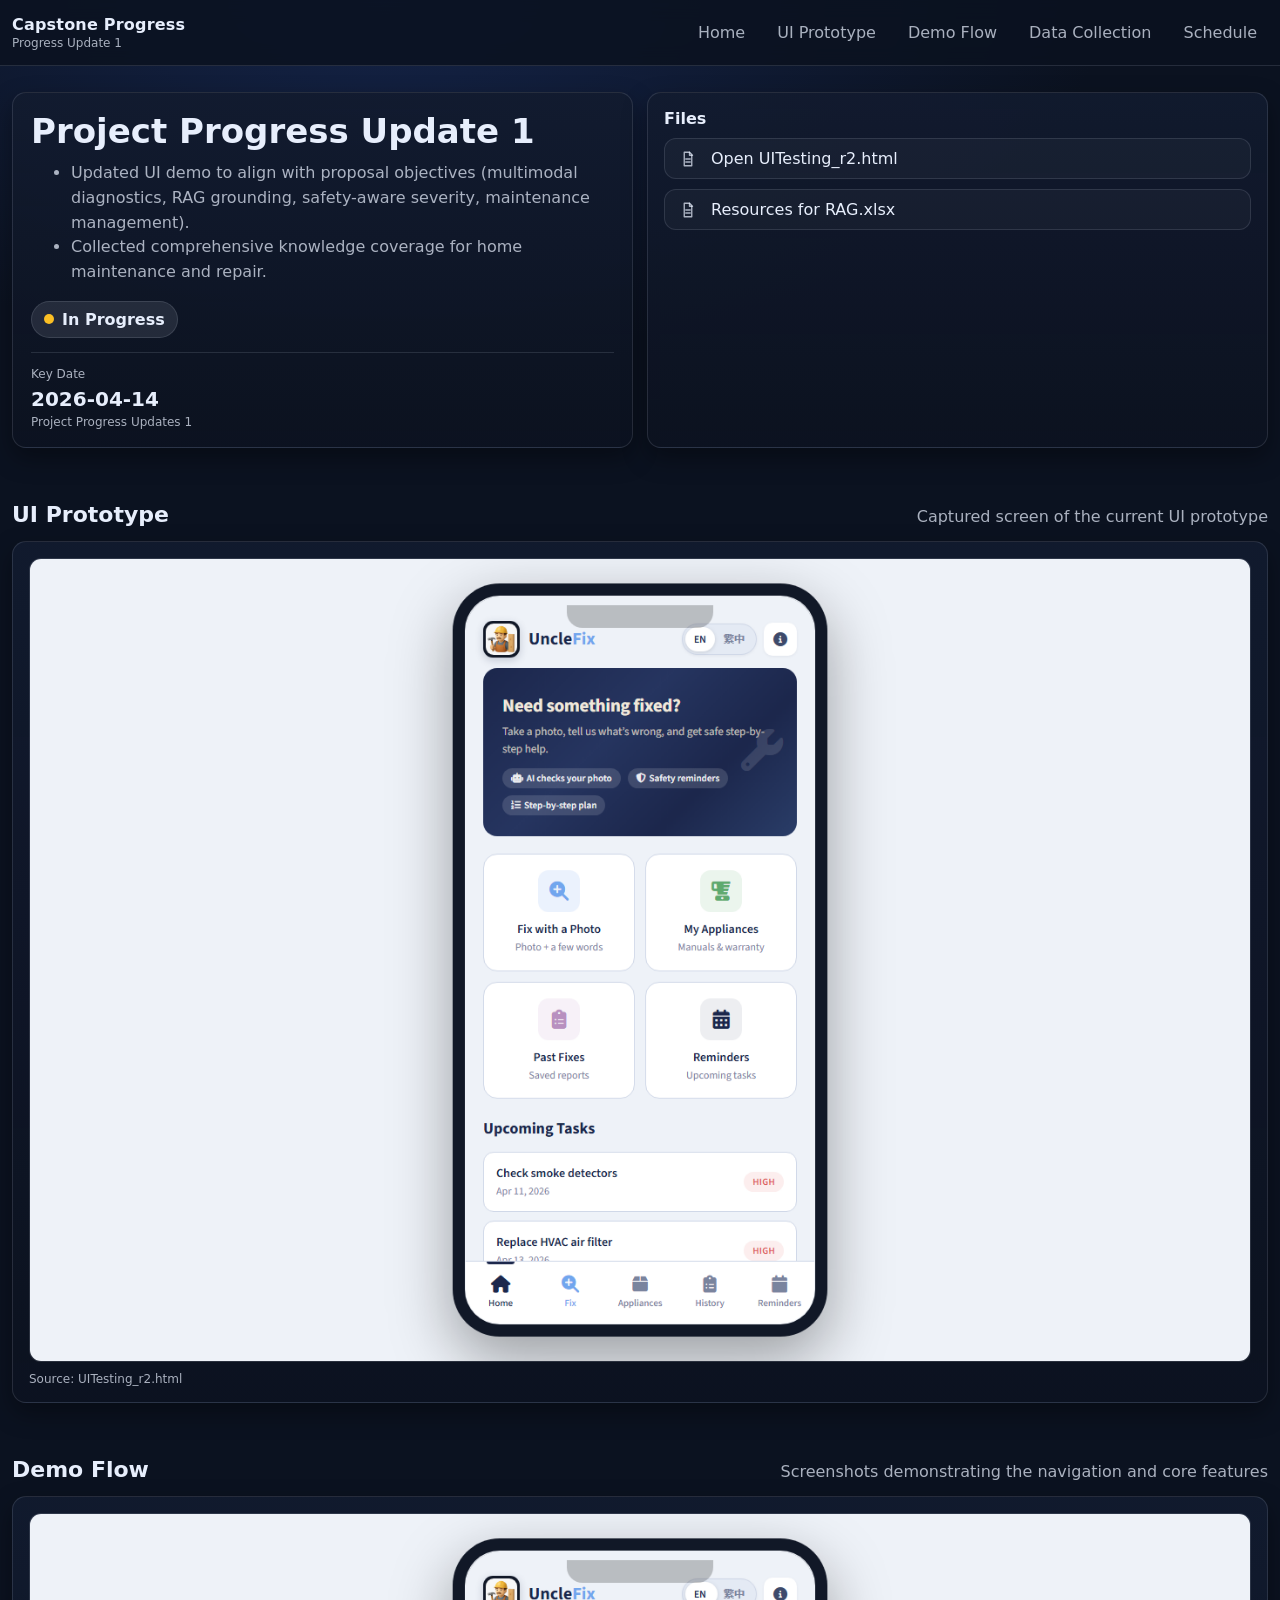
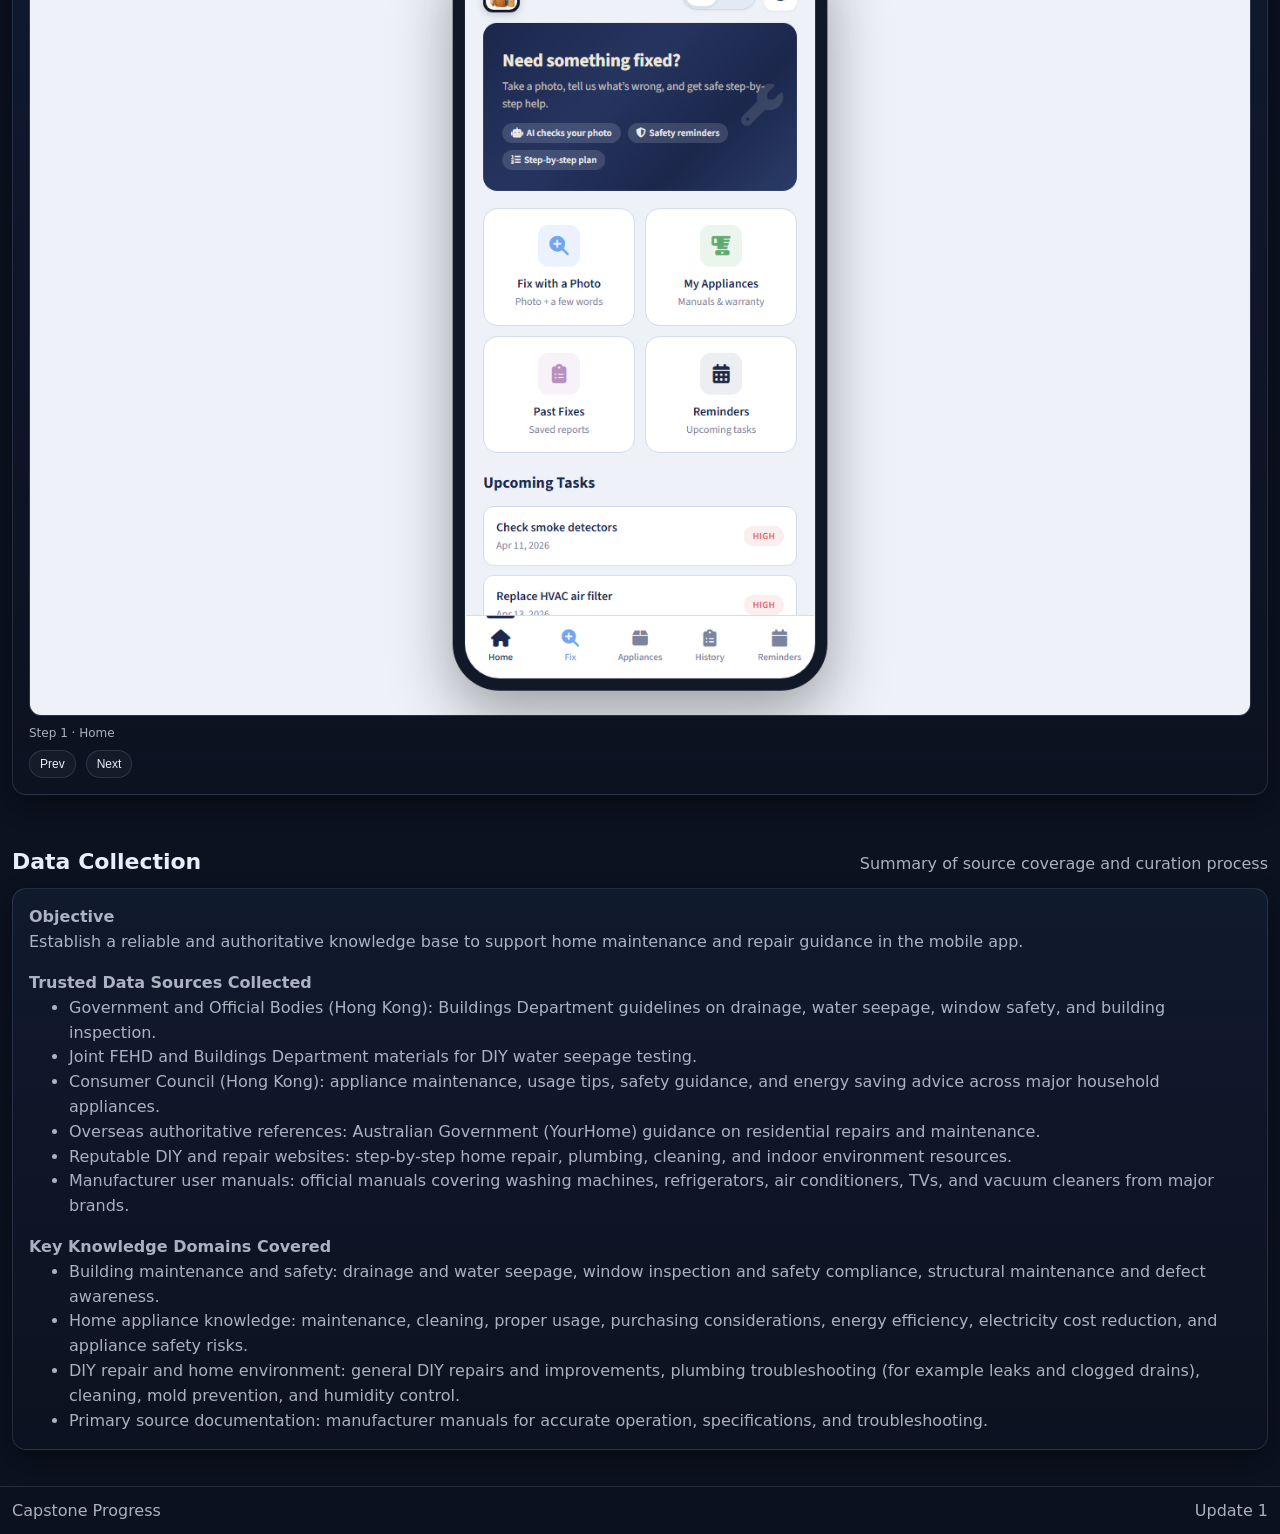
<file: pages/update-1.html>
<!doctype html>
<html lang="en">
  <head>
    <meta charset="UTF-8" />
    <meta name="viewport" content="width=device-width, initial-scale=1.0" />
    <title>Progress Update 1 · Capstone Progress</title>
    <link rel="stylesheet" href="../styles.css" />
  </head>
  <body>
    <header class="site-header">
      <div class="container header-inner">
        <div class="brand">
          <div class="brand-title">Capstone Progress</div>
          <div class="brand-subtitle">Progress Update 1</div>
        </div>
        <nav class="nav">
          <a href="../index.html#home">Home</a>
          <a href="#main-progress">UI Prototype</a>
          <a href="#demo-flow">Demo Flow</a>
          <a href="#data-collection">Data Collection</a>
          <a href="../index.html#schedule">Schedule</a>
        </nav>
      </div>
    </header>
    <main class="container">
      <section class="section">
        <div class="grid-2">
          <div class="card hero">
            <div class="hero-top">
              <div>
                <h1 class="h1">Project Progress Update 1</h1>
                <ul class="muted body">
                  <li>Updated UI demo to align with proposal objectives (multimodal diagnostics, RAG grounding, safety-aware severity, maintenance management).</li>
                  <li>Collected comprehensive knowledge coverage for home maintenance and repair.</li>
                </ul>
                </div>
              <div class="status-chip"><span class="status-dot warn"></span>In Progress</div>
            </div>
            <div class="divider"></div>
            <div class="kpi">
              <div class="kpi-label">Key Date</div>
              <div class="kpi-value">2026-04-14</div>
              <div class="kpi-sub">Project Progress Updates 1</div>
            </div>
          </div>
          <div class="card">
            <div class="card-title">Files</div>
            <div class="stack">
              <a class="quick-link" href="../UI_Demo/UITesting_r2.html" target="_blank" rel="noreferrer"
                ><span class="icon" aria-hidden="true"
                  ><svg viewBox="0 0 24 24">
                    <path d="M7 3h7l3 3v15H7z"></path>
                    <path d="M14 3v4h4"></path>
                    <path d="M9 12h6"></path>
                    <path d="M9 16h6"></path></svg></span
                ><span>Open UITesting_r2.html</span></a
                >
                <a class="quick-link" href="../assets/screenshots/update-1/Resources for RAG.xlsx" rel="noreferrer"
                ><span class="icon" aria-hidden="true"
                  ><svg viewBox="0 0 24 24">
                    <path d="M7 3h7l3 3v15H7z"></path>
                    <path d="M14 3v4h4"></path>
                    <path d="M9 12h6"></path>
                    <path d="M9 16h6"></path></svg></span
                ><span>Resources for RAG.xlsx</span></a                                      
            </div>
          </div>
        </div>
      </section>
      <section id="main-progress" class="section">
        <div class="section-head">
          <h2 class="h2">UI Prototype</h2>
          <div class="muted">Captured screen of the current UI prototype</div>
        </div>
        <div class="card">
          <img
            class="media-img"
            src="../assets/screenshots/update-1/update-1-main-progress.png"
            alt="Main progress screenshot from UITesting_r2.html"
          />
          <div class="media-caption">Source: UITesting_r2.html</div>
        </div>
      </section>
      <section id="demo-flow" class="section">
        <div class="section-head">
          <h2 class="h2">Demo Flow</h2>
          <div class="muted">Screenshots demonstrating the navigation and core features</div>
        </div>
        <div class="card">
          <a id="update1FlowLink" href="../assets/screenshots/update-1/update-1-flow-1-home.png" target="_blank" rel="noreferrer">
            <img
              class="media-img"
              id="update1FlowImg"
              src="../assets/screenshots/update-1/update-1-flow-1-home.png"
              alt="Step 1 · Home"
            />
          </a>
          <div class="media-caption">
            <div class="demo-flow-caption">
              <span class="muted" id="update1FlowLabel">Step 1 · Home</span>
            </div>
            <div class="demo-flow-controls">
              <button class="task-view" type="button" id="update1FlowPrev">Prev</button>
              <button class="task-view" type="button" id="update1FlowNext">Next</button>
            </div>
          </div>
        </div>
      </section>
      <section id="data-collection" class="section">
        <div class="section-head">
          <h2 class="h2">Data Collection</h2>
          <div class="muted">Summary of source coverage and curation process</div>
        </div>
        <div class="card data-collection-content">
          <p class="muted body"><strong>Objective</strong></p>
          <p class="muted body" style="margin-bottom: 1rem;">Establish a reliable and authoritative knowledge base to support home maintenance and repair guidance in the mobile app.</p>

          <p class="muted body"><strong>Trusted Data Sources Collected</strong></p>
          <ul class="muted body" style="margin-bottom: 1rem;">
            <li>Government and Official Bodies (Hong Kong): Buildings Department guidelines on drainage, water seepage, window safety, and building inspection.</li>
            <li>Joint FEHD and Buildings Department materials for DIY water seepage testing.</li>
            <li>Consumer Council (Hong Kong): appliance maintenance, usage tips, safety guidance, and energy saving advice across major household appliances.</li>
            <li>Overseas authoritative references: Australian Government (YourHome) guidance on residential repairs and maintenance.</li>
            <li>Reputable DIY and repair websites: step-by-step home repair, plumbing, cleaning, and indoor environment resources.</li>
            <li>Manufacturer user manuals: official manuals covering washing machines, refrigerators, air conditioners, TVs, and vacuum cleaners from major brands.</li>
          </ul>

          <p class="muted body"><strong>Key Knowledge Domains Covered</strong></p>
          <ul class="muted body">
            <li>Building maintenance and safety: drainage and water seepage, window inspection and safety compliance, structural maintenance and defect awareness.</li>
            <li>Home appliance knowledge: maintenance, cleaning, proper usage, purchasing considerations, energy efficiency, electricity cost reduction, and appliance safety risks.</li>
            <li>DIY repair and home environment: general DIY repairs and improvements, plumbing troubleshooting (for example leaks and clogged drains), cleaning, mold prevention, and humidity control.</li>
            <li>Primary source documentation: manufacturer manuals for accurate operation, specifications, and troubleshooting.</li>
          </ul>
        </div>
      </section>
    </main>
    <footer class="site-footer">
      <div class="container footer-inner">
        <div class="muted">Capstone Progress</div>
        <div class="muted">Update 1</div>
      </div>
    </footer>

    <script>
      (() => {
        const img = document.getElementById("update1FlowImg");
        const link = document.getElementById("update1FlowLink");
        const label = document.getElementById("update1FlowLabel");
        const prev = document.getElementById("update1FlowPrev");
        const next = document.getElementById("update1FlowNext");
        if (!img || !link || !label || !prev || !next) return;

        const steps = [
          { id: "flow-1", src: "../assets/screenshots/update-1/update-1-flow-1-home.png", label: "Step 1 · Home" },
          { id: "flow-2", src: "../assets/screenshots/update-1/update-1-flow-2-diagnose-photo.png", label: "Step 2 · Fix (Photo)" },
          { id: "flow-3", src: "../assets/screenshots/update-1/update-1-flow-3-diagnose-chat.png", label: "Step 3 · Fix (AI Chat)" },
          { id: "flow-4", src: "../assets/screenshots/update-1/update-1-flow-4-appliances-add.png", label: "Step 4 · Appliances (Add)" },
          { id: "flow-5", src: "../assets/screenshots/update-1/update-1-flow-5-maintenance-add.png", label: "Step 5 · Reminders (Add)" },
          { id: "flow-6", src: "../assets/screenshots/update-1/update-1-flow-6-history.png", label: "Step 6 · Past Fixes" },
        ];

        const indexForId = (id) => steps.findIndex((s) => s.id === id);
        let idx = 0;
        if (typeof window.location.hash === "string" && window.location.hash.length > 1) {
          const hash = window.location.hash.slice(1);
          const found = indexForId(hash);
          if (found >= 0) idx = found;
        }

        const render = () => {
          const step = steps[idx] || steps[0];
          img.setAttribute("src", step.src);
          img.setAttribute("alt", step.label);
          link.setAttribute("href", step.src);
          label.textContent = step.label;
          window.location.hash = step.id;
        };

        prev.addEventListener("click", () => {
          idx = (idx - 1 + steps.length) % steps.length;
          render();
        });
        next.addEventListener("click", () => {
          idx = (idx + 1) % steps.length;
          render();
        });

        render();
      })();
    </script>
  </body>
</html>
</file>
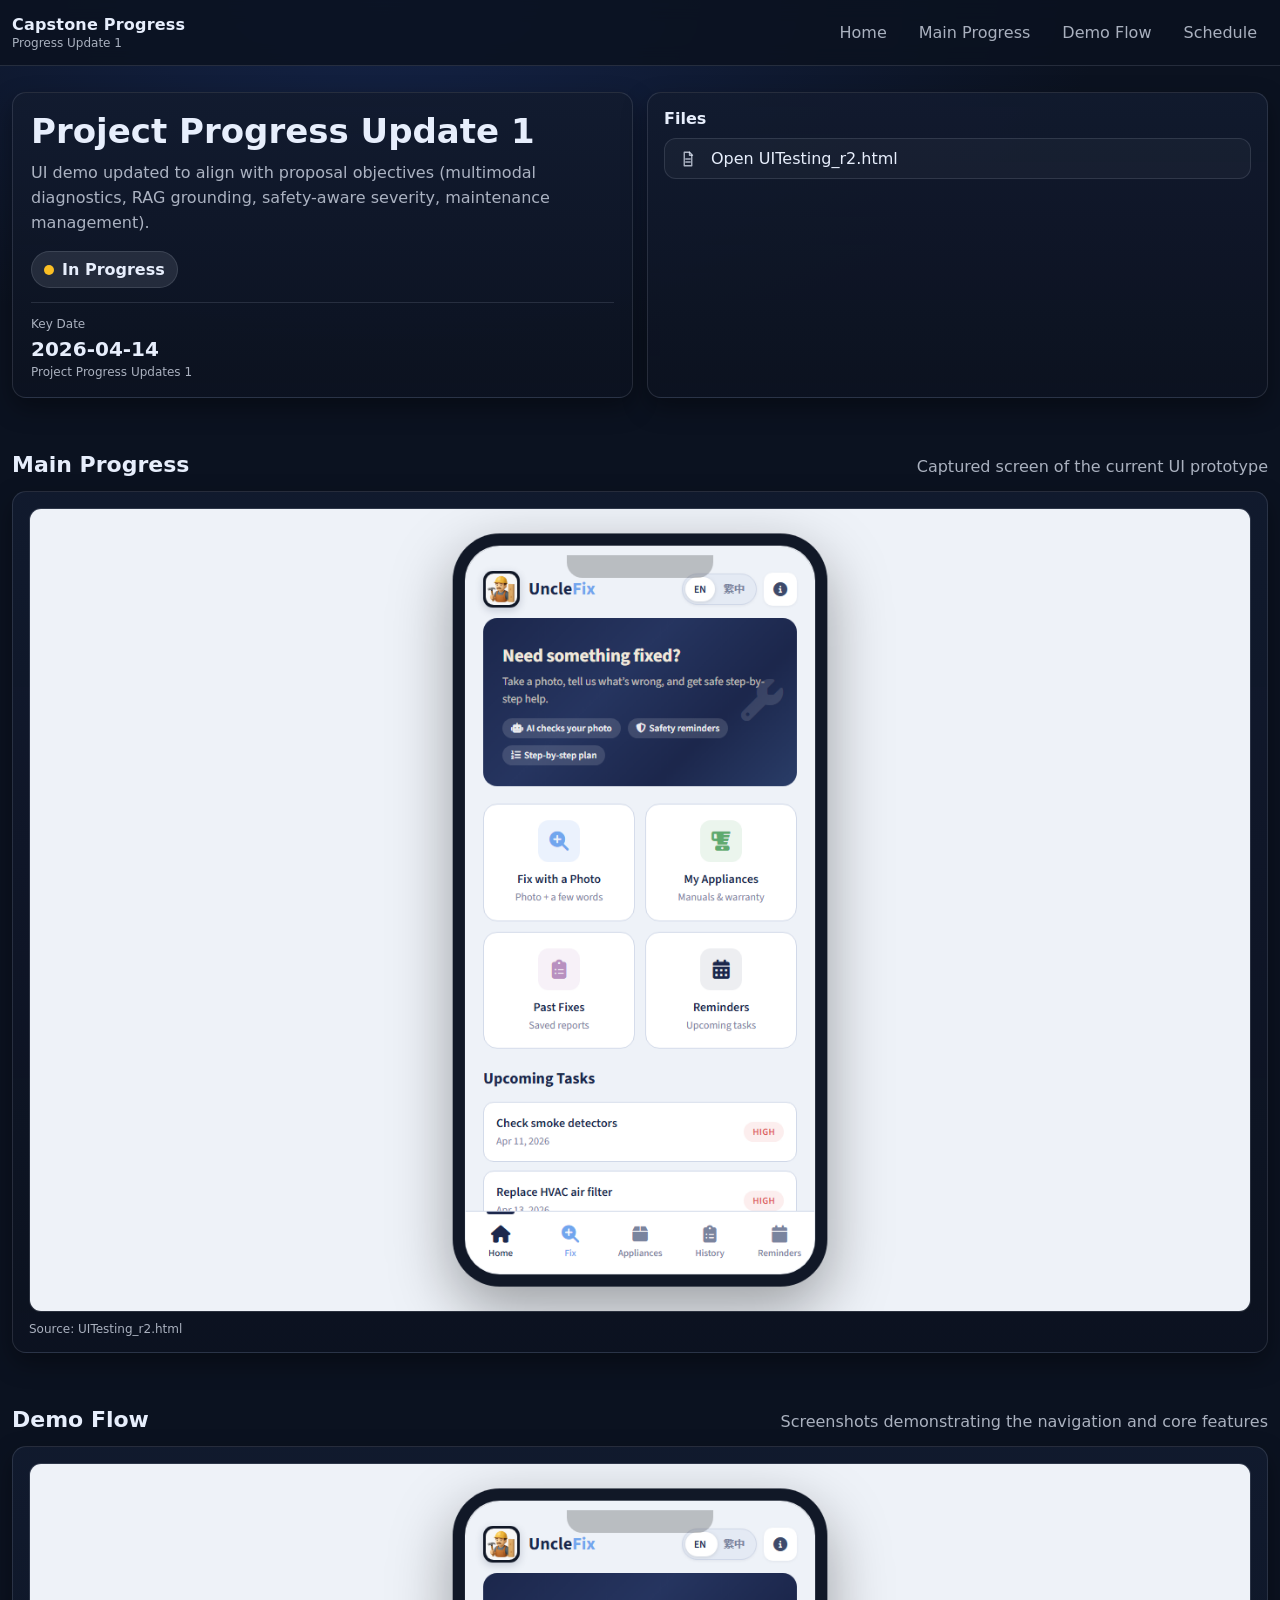
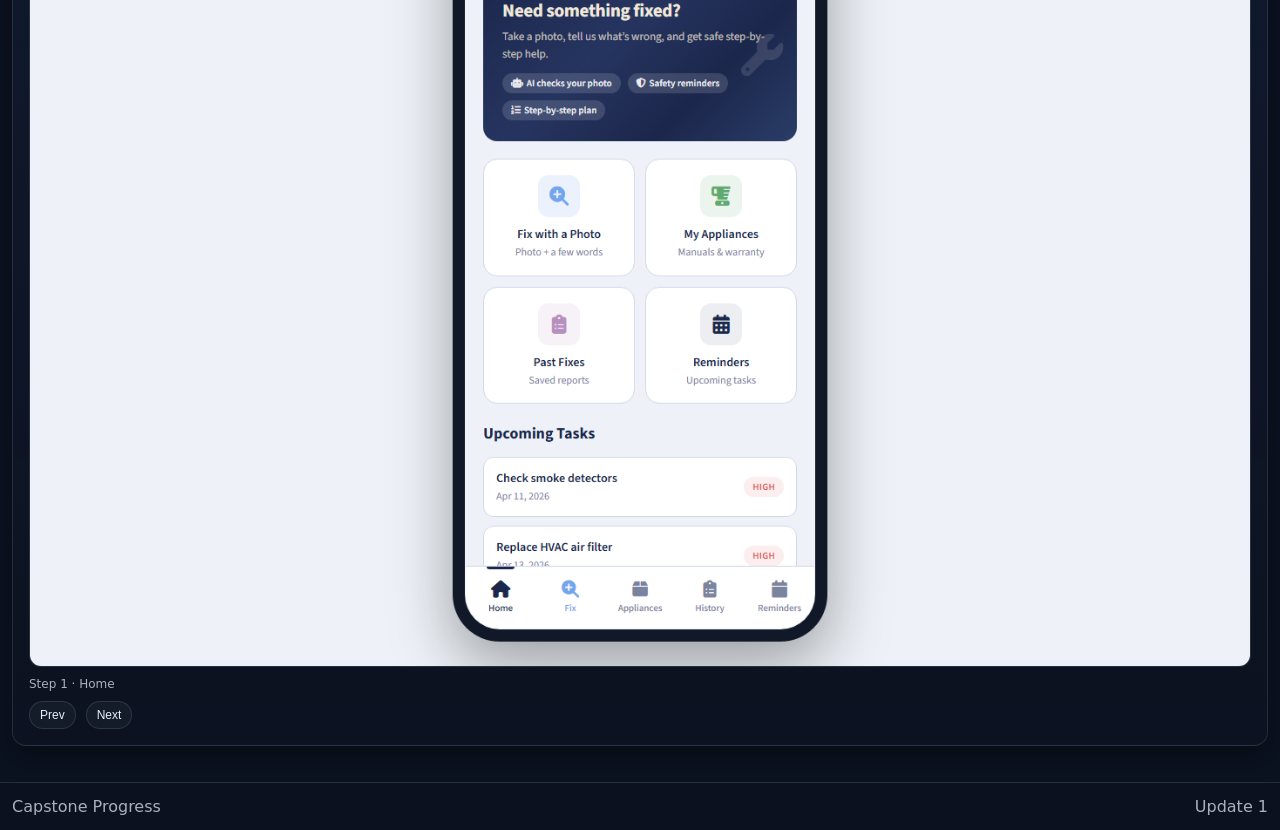
<file: capstone-progress-site/pages/update-1.html>
<!doctype html>
<html lang="en">
  <head>
    <meta charset="UTF-8" />
    <meta name="viewport" content="width=device-width, initial-scale=1.0" />
    <title>Progress Update 1 · Capstone Progress</title>
    <link rel="stylesheet" href="../styles.css" />
  </head>
  <body>
    <header class="site-header">
      <div class="container header-inner">
        <div class="brand">
          <div class="brand-title">Capstone Progress</div>
          <div class="brand-subtitle">Progress Update 1</div>
        </div>
        <nav class="nav">
          <a href="../index.html#home">Home</a>
          <a href="#main-progress">Main Progress</a>
          <a href="#demo-flow">Demo Flow</a>
          <a href="../index.html#schedule">Schedule</a>
        </nav>
      </div>
    </header>
    <main class="container">
      <section class="section">
        <div class="grid-2">
          <div class="card hero">
            <div class="hero-top">
              <div>
                <h1 class="h1">Project Progress Update 1</h1>
                <p class="muted body">UI demo updated to align with proposal objectives (multimodal diagnostics, RAG grounding, safety-aware severity, maintenance management).</p>
              </div>
              <div class="status-chip"><span class="status-dot warn"></span>In Progress</div>
            </div>
            <div class="divider"></div>
            <div class="kpi">
              <div class="kpi-label">Key Date</div>
              <div class="kpi-value">2026-04-14</div>
              <div class="kpi-sub">Project Progress Updates 1</div>
            </div>
          </div>
          <div class="card">
            <div class="card-title">Files</div>
            <div class="stack">
              <a class="quick-link" href="../UI_Demo/UITesting_r2.html" target="_blank" rel="noreferrer"
                ><span class="icon" aria-hidden="true"
                  ><svg viewBox="0 0 24 24">
                    <path d="M7 3h7l3 3v15H7z"></path>
                    <path d="M14 3v4h4"></path>
                    <path d="M9 12h6"></path>
                    <path d="M9 16h6"></path></svg></span
                ><span>Open UITesting_r2.html</span></a
              >
            </div>
          </div>
        </div>
      </section>
      <section id="main-progress" class="section">
        <div class="section-head">
          <h2 class="h2">Main Progress</h2>
          <div class="muted">Captured screen of the current UI prototype</div>
        </div>
        <div class="card">
          <img
            class="media-img"
            src="../assets/screenshots/update-1/update-1-main-progress.png"
            alt="Main progress screenshot from UITesting_r2.html"
          />
          <div class="media-caption">Source: UITesting_r2.html</div>
        </div>
      </section>
      <section id="demo-flow" class="section">
        <div class="section-head">
          <h2 class="h2">Demo Flow</h2>
          <div class="muted">Screenshots demonstrating the navigation and core features</div>
        </div>
        <div class="card">
          <a id="update1FlowLink" href="../assets/screenshots/update-1/update-1-flow-1-home.png" target="_blank" rel="noreferrer">
            <img
              class="media-img"
              id="update1FlowImg"
              src="../assets/screenshots/update-1/update-1-flow-1-home.png"
              alt="Step 1 · Home"
            />
          </a>
          <div class="media-caption">
            <div class="demo-flow-caption">
              <span class="muted" id="update1FlowLabel">Step 1 · Home</span>
            </div>
            <div class="demo-flow-controls">
              <button class="task-view" type="button" id="update1FlowPrev">Prev</button>
              <button class="task-view" type="button" id="update1FlowNext">Next</button>
            </div>
          </div>
        </div>
      </section>
    </main>
    <footer class="site-footer">
      <div class="container footer-inner">
        <div class="muted">Capstone Progress</div>
        <div class="muted">Update 1</div>
      </div>
    </footer>

    <script>
      (() => {
        const img = document.getElementById("update1FlowImg");
        const link = document.getElementById("update1FlowLink");
        const label = document.getElementById("update1FlowLabel");
        const prev = document.getElementById("update1FlowPrev");
        const next = document.getElementById("update1FlowNext");
        if (!img || !link || !label || !prev || !next) return;

        const steps = [
          { id: "flow-1", src: "../assets/screenshots/update-1/update-1-flow-1-home.png", label: "Step 1 · Home" },
          { id: "flow-2", src: "../assets/screenshots/update-1/update-1-flow-2-diagnose-photo.png", label: "Step 2 · Fix (Photo)" },
          { id: "flow-3", src: "../assets/screenshots/update-1/update-1-flow-3-diagnose-chat.png", label: "Step 3 · Fix (AI Chat)" },
          { id: "flow-4", src: "../assets/screenshots/update-1/update-1-flow-4-appliances-add.png", label: "Step 4 · Appliances (Add)" },
          { id: "flow-5", src: "../assets/screenshots/update-1/update-1-flow-5-maintenance-add.png", label: "Step 5 · Reminders (Add)" },
          { id: "flow-6", src: "../assets/screenshots/update-1/update-1-flow-6-history.png", label: "Step 6 · Past Fixes" },
        ];

        const indexForId = (id) => steps.findIndex((s) => s.id === id);
        let idx = 0;
        if (typeof window.location.hash === "string" && window.location.hash.length > 1) {
          const hash = window.location.hash.slice(1);
          const found = indexForId(hash);
          if (found >= 0) idx = found;
        }

        const render = () => {
          const step = steps[idx] || steps[0];
          img.setAttribute("src", step.src);
          img.setAttribute("alt", step.label);
          link.setAttribute("href", step.src);
          label.textContent = step.label;
          window.location.hash = step.id;
        };

        prev.addEventListener("click", () => {
          idx = (idx - 1 + steps.length) % steps.length;
          render();
        });
        next.addEventListener("click", () => {
          idx = (idx + 1) % steps.length;
          render();
        });

        render();
      })();
    </script>
  </body>
</html>
</file>
<file: styles.css>
:root {
  --bg: #0b1220;
  --panel: #121b2f;
  --panel-2: #0f1730;
  --text: #e7eefc;
  --muted: rgba(231, 238, 252, 0.72);
  --border: rgba(231, 238, 252, 0.12);
  --shadow: rgba(0, 0, 0, 0.35);
  --accent: #63b3ff;
  --good: #2dd4bf;
  --warn: #fbbf24;
  --bad: #fb7185;
  --chip: rgba(231, 238, 252, 0.1);
  --mono: ui-monospace, SFMono-Regular, Menlo, Monaco, Consolas, "Liberation Mono",
    "Courier New", monospace;
  --sans: ui-sans-serif, system-ui, -apple-system, Segoe UI, Roboto, Arial, "Noto Sans",
    "Liberation Sans", sans-serif;
  --radius: 14px;
}

* {
  box-sizing: border-box;
}

html,
body {
  margin: 0;
  padding: 0;
  background: radial-gradient(1200px 600px at 30% 0%, #142347 0%, var(--bg) 60%),
    linear-gradient(180deg, #0a1020 0%, var(--bg) 100%);
  color: var(--text);
  font-family: var(--sans);
}

@media (prefers-reduced-motion: no-preference) {
  body {
    animation: pageFadeIn 420ms ease-out both;
  }
}

@keyframes pageFadeIn {
  from {
    opacity: 0;
    transform: translateY(6px);
  }
  to {
    opacity: 1;
    transform: translateY(0);
  }
}

@keyframes imgPulse {
  0%, 100% {
    box-shadow: 0 0 0 0 rgba(99, 179, 255, 0);
  }
  50% {
    box-shadow: 0 0 0 6px rgba(99, 179, 255, 0.22);
  }
}

@keyframes badgeBounce {
  0%, 100% {
    background: var(--warn);
    color: #1a1206;
  }
  50% {
    background: var(--accent);
    color: #0a1020;
  }
}

.new-badge {
  display: inline-block;
  font-size: 9px;
  font-weight: 700;
  letter-spacing: 0.5px;
  text-transform: uppercase;
  padding: 2px 6px;
  border-radius: 999px;
  background: var(--warn);
  color: #1a1206;
  line-height: 1.4;
  animation: badgeBounce 2s ease-in-out infinite;
}

@keyframes interimPulse {
  0%, 100% {
    transform: scale(1);
    box-shadow: 0 0 0 0 rgba(99, 179, 255, 0.35);
  }
  50% {
    transform: scale(1.04);
    box-shadow: 0 0 0 10px rgba(99, 179, 255, 0);
  }
}

.interim-entry {
  justify-content: space-between;
  align-items: center;
  gap: 16px;
}

.interim-entry-copy {
  display: grid;
  gap: 8px;
}

.interim-entry-title {
  display: flex;
  align-items: center;
  gap: 8px;
  font-weight: 700;
}

.interim-entry-icon {
  width: 56px;
  height: 56px;
  border-radius: 18px;
  display: inline-flex;
  align-items: center;
  justify-content: center;
  background: linear-gradient(180deg, rgba(99, 179, 255, 0.22), rgba(99, 179, 255, 0.10));
  border: 1px solid rgba(99, 179, 255, 0.35);
  animation: interimPulse 2.2s ease-in-out infinite;
  flex-shrink: 0;
}

.interim-entry-icon svg {
  width: 28px;
  height: 28px;
}

a {
  color: inherit;
  text-decoration: none;
}

.container {
  width: min(1280px, calc(100% - 24px));
  margin: 0 auto;
}

.site-header {
  position: sticky;
  top: 0;
  z-index: 10;
  background: rgba(11, 18, 32, 0.86);
  backdrop-filter: blur(10px);
  border-bottom: 1px solid var(--border);
}

.header-inner {
  display: flex;
  align-items: center;
  justify-content: space-between;
  gap: 16px;
  padding: 14px 0;
}

.brand-title {
  font-weight: 700;
  letter-spacing: 0.2px;
}

.brand-subtitle {
  color: var(--muted);
  font-size: 12px;
  margin-top: 2px;
}

.nav {
  display: flex;
  gap: 10px;
  flex-wrap: wrap;
  justify-content: flex-end;
}

.nav a {
  padding: 8px 10px;
  border-radius: 10px;
  color: var(--muted);
  border: 1px solid transparent;
  transition: background 160ms ease, border-color 160ms ease, color 160ms ease;
}

.nav a:hover {
  color: var(--text);
  border-color: var(--border);
  background: rgba(231, 238, 252, 0.04);
}

.section {
  padding: 26px 0 18px;
}

.section-head {
  margin: 10px 0 14px;
  display: flex;
  align-items: baseline;
  justify-content: space-between;
  gap: 14px;
  flex-wrap: wrap;
}

.h1 {
  margin: 0 0 10px;
  font-size: 34px;
}

.h2 {
  margin: 0;
  font-size: 22px;
}

.muted {
  color: var(--muted);
}

.card {
  background: linear-gradient(180deg, rgba(18, 27, 47, 0.92), rgba(12, 18, 32, 0.88));
  border: 1px solid var(--border);
  border-radius: var(--radius);
  box-shadow: 0 10px 24px var(--shadow);
  padding: 16px;
}

@media (prefers-reduced-motion: no-preference) {
  .card {
    transition: transform 160ms ease, border-color 160ms ease, background 160ms ease;
  }
  .card:hover {
    transform: translateY(-2px);
    border-color: rgba(99, 179, 255, 0.28);
    background: linear-gradient(180deg, rgba(20, 31, 56, 0.92), rgba(12, 18, 32, 0.88));
  }
}

.hero {
  padding: 18px;
}

.hero-top {
  display: flex;
  justify-content: space-between;
  align-items: flex-start;
  gap: 16px;
  flex-wrap: wrap;
}

.card-title {
  font-weight: 700;
  margin-bottom: 10px;
}

.divider {
  height: 1px;
  background: var(--border);
  margin: 14px 0;
}

.grid-2 {
  display: grid;
  grid-template-columns: 1fr;
  gap: 14px;
}

.grid-3 {
  display: grid;
  grid-template-columns: 1fr;
  gap: 14px;
}

@media (min-width: 980px) {
  .grid-2 {
    grid-template-columns: 1fr 1fr;
  }

  #about.grid-2 {
    grid-template-columns: 1fr 1fr;
  }

  .grid-3 {
    grid-template-columns: repeat(3, 1fr);
  }
}

.kpi-row {
  margin-top: 14px;
  display: grid;
  gap: 12px;
  grid-template-columns: 1fr;
}

@media (min-width: 980px) {
  .kpi-row {
    grid-template-columns: 1.2fr 1fr 1fr;
  }
}

.kpi-label {
  color: var(--muted);
  font-size: 12px;
  margin-bottom: 6px;
}

.kpi-value {
  font-size: 20px;
  font-weight: 700;
}

.kpi-sub {
  color: var(--muted);
  font-size: 12px;
  margin-top: 4px;
}

.progress {
  width: 100%;
  height: 10px;
  background: rgba(231, 238, 252, 0.08);
  border: 1px solid var(--border);
  border-radius: 999px;
  overflow: hidden;
  margin-top: 8px;
}

.progress-bar {
  height: 100%;
  background: linear-gradient(90deg, var(--accent) 0%, #8dd5ff 100%);
  width: 0%;
}

.status-chip {
  display: inline-flex;
  align-items: center;
  gap: 8px;
  padding: 8px 12px;
  border-radius: 999px;
  border: 1px solid var(--border);
  background: var(--chip);
  font-weight: 650;
  white-space: nowrap;
}

.status-dot {
  width: 10px;
  height: 10px;
  border-radius: 999px;
  background: var(--accent);
}

.status-dot.good {
  background: var(--good);
}
.status-dot.warn {
  background: var(--warn);
}
.status-dot.bad {
  background: var(--bad);
}

.summary-grid {
  display: grid;
  grid-template-columns: repeat(2, 1fr);
  gap: 12px;
}

@media (max-width: 720px) {
  .container {
    width: min(1280px, calc(100% - 16px));
  }

  .site-header {
    position: static;
  }

  .header-inner {
    align-items: flex-start;
    flex-direction: column;
    padding: 12px 0;
  }

  .nav {
    width: 100%;
    flex-wrap: nowrap;
    justify-content: flex-start;
    overflow-x: auto;
    padding-bottom: 2px;
    scrollbar-width: thin;
  }

  .nav a {
    white-space: nowrap;
    flex: 0 0 auto;
  }

  .section {
    padding: 20px 0 14px;
  }

  .h1 {
    font-size: 28px;
  }

  .h2 {
    font-size: 20px;
  }

  .card,
  .hero {
    padding: 14px;
  }

  .summary-grid,
  .milestone-meta {
    grid-template-columns: 1fr;
  }

  .quick-link {
    align-items: flex-start;
  }

  .demo-flow-controls {
    flex-wrap: wrap;
  }

  .table,
  .timeline,
  .timeline-scroll {
    -webkit-overflow-scrolling: touch;
  }
}

.summary-item {
  padding: 12px;
  border-radius: 12px;
  border: 1px solid var(--border);
  background: rgba(231, 238, 252, 0.03);
}

.summary-label {
  color: var(--muted);
  font-size: 12px;
}

.summary-value {
  font-size: 18px;
  font-weight: 750;
  margin-top: 6px;
}

.stack {
  display: flex;
  flex-direction: column;
  gap: 10px;
}

.update-card {
  padding: 12px;
  border-radius: 12px;
  border: 1px solid var(--border);
  background: rgba(231, 238, 252, 0.03);
}

.update-top {
  display: flex;
  justify-content: space-between;
  align-items: baseline;
  gap: 12px;
  flex-wrap: wrap;
}

.update-date {
  font-family: var(--mono);
  font-size: 12px;
  color: var(--muted);
}

.tag-row {
  display: flex;
  gap: 8px;
  flex-wrap: wrap;
  margin-top: 8px;
}

.tag {
  font-size: 12px;
  padding: 4px 8px;
  border-radius: 999px;
  border: 1px solid var(--border);
  background: rgba(231, 238, 252, 0.05);
  color: var(--muted);
}

.tag-expand {
  cursor: pointer;
  user-select: none;
}

.tag-expand-icon {
  display: inline-block;
  width: 16px;
  height: 16px;
  margin-left: 6px;
  position: relative;
}

.tag-expand-icon::before {
  content: "";
  position: absolute;
  left: 50%;
  top: 50%;
  width: 0;
  height: 0;
  transform: translate(-50%, -55%);
  border-left: 5px solid transparent;
  border-right: 5px solid transparent;
  border-top: 7px solid rgba(231, 238, 252, 0.72);
}

.table-details[open] .tag-expand-icon::before {
  transform: translate(-50%, -45%) rotate(180deg);
}

.table-details {
  margin-top: 8px;
}

.table-details summary {
  list-style: none;
  display: inline-flex;
  align-items: center;
}

.table-details summary::-webkit-details-marker {
  display: none;
}

.table-details-body {
  margin-top: 10px;
  color: rgba(231, 238, 252, 0.9);
  line-height: 1.6;
}

.table-details-list {
  margin: 0 0 0 18px;
  padding: 0;
}

.table-details-list li {
  margin: 6px 0;
}

.button-link {
  display: inline-block;
  margin-top: 10px;
  color: var(--accent);
}

.quick-link {
  display: flex;
  align-items: center;
  justify-content: flex-start;
  gap: 12px;
  padding: 10px 12px;
  border-radius: 12px;
  border: 1px solid var(--border);
  background: rgba(231, 238, 252, 0.03);
  color: var(--text);
  transition: transform 160ms ease, background 160ms ease, border-color 160ms ease;
}

.icon {
  width: 22px;
  display: inline-flex;
  align-items: center;
  justify-content: center;
  color: rgba(231, 238, 252, 0.72);
}

.icon svg {
  width: 18px;
  height: 18px;
  display: block;
  stroke: currentColor;
  fill: none;
  stroke-width: 1.8;
  stroke-linecap: round;
  stroke-linejoin: round;
}

.quick-link:hover {
  background: rgba(231, 238, 252, 0.07);
  border-color: rgba(99, 179, 255, 0.22);
  transform: translateY(-1px);
}

.quick-link:hover .icon {
  color: rgba(99, 179, 255, 0.95);
}

.contact-grid {
  display: grid;
  grid-template-columns: 1fr;
  gap: 10px;
}

@media (min-width: 980px) {
  .contact-grid {
    grid-template-columns: 1fr 1fr;
  }
}

.sort-button {
  appearance: none;
  border: 1px solid transparent;
  background: transparent;
  color: var(--muted);
  font: inherit;
  padding: 0;
  cursor: pointer;
}

.sort-button[data-active="true"] {
  color: var(--text);
}

.sort-button:hover {
  color: var(--text);
}

.task-view {
  display: inline-flex;
  align-items: center;
  justify-content: center;
  border-radius: 999px;
  border: 1px solid var(--border);
  background: rgba(231, 238, 252, 0.04);
  color: var(--text);
  padding: 6px 10px;
  font-size: 12px;
  width: fit-content;
}

.task-view:hover {
  background: rgba(231, 238, 252, 0.08);
}

.modal {
  width: min(860px, calc(100% - 24px));
  border: 1px solid var(--border);
  border-radius: 14px;
  background: rgba(11, 18, 32, 0.98);
  color: var(--text);
  box-shadow: 0 24px 60px rgba(0, 0, 0, 0.6);
  padding: 14px;
}

@media (prefers-reduced-motion: no-preference) {
  .modal[open] {
    animation: modalIn 180ms ease-out both;
  }
}

@keyframes modalIn {
  from {
    opacity: 0;
    transform: translateY(8px) scale(0.98);
  }
  to {
    opacity: 1;
    transform: translateY(0) scale(1);
  }
}

.modal::backdrop {
  background: rgba(0, 0, 0, 0.6);
}

.modal-head {
  display: flex;
  justify-content: space-between;
  gap: 12px;
  align-items: center;
  padding-bottom: 10px;
  border-bottom: 1px solid var(--border);
  margin-bottom: 10px;
}

.modal-title {
  font-weight: 750;
}

.modal-close {
  border-radius: 12px;
  border: 1px solid var(--border);
  background: rgba(231, 238, 252, 0.04);
  color: var(--text);
  padding: 8px 10px;
}

.modal-close:hover {
  background: rgba(231, 238, 252, 0.08);
}

.modal-body {
  display: grid;
  gap: 12px;
}

.modal-sections {
  display: grid;
  gap: 12px;
}

.modal-intro {
  color: rgba(231, 238, 252, 0.92);
  font-weight: 650;
  line-height: 1.45;
}

.modal-kv {
  border: 1px solid var(--border);
  border-radius: 12px;
  background: rgba(231, 238, 252, 0.03);
  padding: 10px 12px;
  display: grid;
  gap: 8px;
}

.kv-row {
  display: grid;
  grid-template-columns: 140px 1fr;
  gap: 12px;
  align-items: baseline;
}

@media (max-width: 520px) {
  .kv-row {
    grid-template-columns: 1fr;
    gap: 6px;
  }
}

.kv-key {
  color: var(--muted);
  font-size: 12px;
}

.kv-val {
  color: rgba(231, 238, 252, 0.92);
  font-family: var(--mono);
}

.modal-section-title {
  font-weight: 700;
  margin-bottom: 6px;
}

.modal-pre {
  white-space: pre-wrap;
  color: var(--muted);
  line-height: 1.55;
}

.list {
  margin: 0;
  padding-left: 18px;
}

.body {
  margin: 0;
  line-height: 1.55;
  color: var(--muted);
}

.toolbar {
  display: flex;
  gap: 12px;
  flex-wrap: wrap;
  margin: 10px 0 14px;
}

.toolbar-group {
  display: grid;
  gap: 6px;
}

.field-label {
  font-size: 12px;
  color: var(--muted);
}

.input,
.select {
  border-radius: 12px;
  border: 1px solid var(--border);
  background: rgba(231, 238, 252, 0.04);
  color: var(--text);
  padding: 10px 12px;
  outline: none;
  min-width: 210px;
}

.input::placeholder {
  color: rgba(231, 238, 252, 0.45);
}

.milestone-card {
  display: flex;
  flex-direction: column;
  gap: 10px;
}

.milestone-title-row {
  display: flex;
  justify-content: space-between;
  gap: 10px;
  flex-wrap: wrap;
}

.badge {
  display: inline-flex;
  align-items: center;
  gap: 8px;
  border-radius: 999px;
  padding: 6px 10px;
  border: 1px solid var(--border);
  background: rgba(231, 238, 252, 0.04);
  font-size: 12px;
  color: var(--muted);
  white-space: nowrap;
}

.badge.good {
  color: rgba(45, 212, 191, 0.95);
  border-color: rgba(45, 212, 191, 0.28);
  background: rgba(45, 212, 191, 0.08);
}
.badge.warn {
  color: rgba(251, 191, 36, 0.95);
  border-color: rgba(251, 191, 36, 0.28);
  background: rgba(251, 191, 36, 0.08);
}
.badge.bad {
  color: rgba(251, 113, 133, 0.95);
  border-color: rgba(251, 113, 133, 0.28);
  background: rgba(251, 113, 133, 0.08);
}
.badge.neutral {
  color: rgba(231, 238, 252, 0.85);
}

.milestone-meta {
  display: grid;
  grid-template-columns: 1fr 1fr;
  gap: 10px;
}

.meta-item {
  border: 1px solid var(--border);
  background: rgba(231, 238, 252, 0.02);
  border-radius: 12px;
  padding: 10px;
}

.meta-label {
  font-size: 12px;
  color: var(--muted);
}

.meta-value {
  font-family: var(--mono);
  margin-top: 6px;
}

.milestone-notes {
  color: var(--muted);
  line-height: 1.5;
}

.timeline {
  width: 100%;
  overflow: auto;
  border-radius: 12px;
  border: 1px solid var(--border);
}

.timeline table {
  width: 100%;
  border-collapse: collapse;
  min-width: 820px;
}

.timeline th,
.timeline td {
  border-bottom: 1px solid var(--border);
  padding: 10px 12px;
  text-align: left;
  vertical-align: middle;
}

.timeline th {
  background: rgba(231, 238, 252, 0.03);
  color: var(--muted);
  font-size: 12px;
}

.timeline .bar {
  height: 10px;
  border-radius: 999px;
  border: 1px solid var(--border);
  background: rgba(231, 238, 252, 0.05);
  overflow: hidden;
}

.timeline .bar > div {
  height: 100%;
  width: 0%;
  background: linear-gradient(90deg, rgba(99, 179, 255, 0.9) 0%, rgba(141, 213, 255, 0.95) 100%);
}

.timeline-head {
  display: flex;
  align-items: flex-end;
  justify-content: space-between;
  gap: 12px;
  flex-wrap: wrap;
  margin-bottom: 12px;
}

.key-dates {
  display: grid;
  grid-template-columns: 1fr;
  gap: 10px;
  margin-bottom: 12px;
}

@media (min-width: 880px) {
  .key-dates {
    grid-template-columns: 1fr 1fr;
  }
}

.key-date {
  appearance: none;
  text-align: left;
  cursor: pointer;
  border: 1px solid var(--border);
  background: rgba(231, 238, 252, 0.03);
  color: var(--text);
  border-radius: 12px;
  padding: 10px 12px;
  display: flex;
  justify-content: space-between;
  gap: 12px;
  align-items: baseline;
}

.key-date:hover {
  background: rgba(231, 238, 252, 0.07);
}

.key-date:focus-visible {
  outline: 2px solid rgba(99, 179, 255, 0.55);
  outline-offset: 2px;
}

.key-date-title {
  font-weight: 650;
  color: var(--text);
}

.key-date-meta {
  color: var(--muted);
  font-size: 12px;
  white-space: nowrap;
}

.timeline-controls {
  display: flex;
  justify-content: space-between;
  gap: 12px;
  align-items: flex-end;
  flex-wrap: wrap;
  margin-bottom: 10px;
}

.controls-row {
  display: flex;
  gap: 14px;
  align-items: center;
  flex-wrap: wrap;
}

.control {
  display: inline-flex;
  gap: 10px;
  align-items: center;
}

.control input[type="range"] {
  width: 180px;
}

.timeline-scroll {
  border: 1px solid var(--border);
  border-radius: 12px;
  background: rgba(231, 238, 252, 0.02);
  overflow: auto;
}

.timeline-svg {
  display: block;
  width: auto;
}

.schedule-overview {
  display: grid;
  gap: 10px;
}

.overview-row {
  display: grid;
  grid-template-columns: 34px 1fr;
  gap: 12px;
  padding: 10px 12px;
  border: 1px solid var(--border);
  border-radius: 12px;
  background: rgba(231, 238, 252, 0.02);
  cursor: pointer;
}

.overview-row:hover {
  background: rgba(231, 238, 252, 0.05);
}

.overview-row-selected {
  border-color: rgba(99, 179, 255, 0.3);
  background: rgba(99, 179, 255, 0.06);
}

.overview-no {
  font-family: var(--mono);
  color: var(--muted);
  font-size: 12px;
  padding-top: 2px;
}

.overview-main {
  display: grid;
  gap: 8px;
}

.overview-title {
  color: var(--text);
  font-weight: 650;
  line-height: 1.25;
}

.overview-meta {
  color: var(--muted);
  font-size: 12px;
  display: flex;
  gap: 10px;
  flex-wrap: wrap;
}

.overview-track {
  position: relative;
  height: 12px;
  border-radius: 999px;
  border: 1px solid var(--border);
  background: rgba(231, 238, 252, 0.03);
  overflow: hidden;
}

.overview-bar {
  position: absolute;
  top: 0;
  bottom: 0;
  border-radius: 999px;
  background: rgba(99, 179, 255, 0.28);
  border: 1px solid rgba(99, 179, 255, 0.55);
}

.overview-marker {
  position: absolute;
  top: -2px;
  bottom: -2px;
  width: 2px;
  border-radius: 2px;
  background: rgba(45, 212, 191, 0.9);
}

.overview-marker.deadline {
  background: rgba(251, 191, 36, 0.95);
}

.overview-marker.event {
  background: rgba(45, 212, 191, 0.95);
}

.overview-marker.milestone {
  background: rgba(99, 179, 255, 0.95);
}

.timeline-legend {
  display: flex;
  gap: 14px;
  flex-wrap: wrap;
  margin-top: 10px;
}

.row-selected td {
  background: rgba(99, 179, 255, 0.08);
}

.row-selected td:first-child {
  box-shadow: inset 3px 0 0 rgba(99, 179, 255, 0.75);
}

.schedule-group td {
  background: rgba(231, 238, 252, 0.03);
  font-weight: 650;
}

.schedule-milestone-root td {
  background: rgba(99, 179, 255, 0.1);
}

.schedule-root td:first-child {
  box-shadow: inset 4px 0 0 rgba(231, 238, 252, 0.2);
}

.schedule-milestone-root td:first-child {
  box-shadow: inset 4px 0 0 rgba(99, 179, 255, 0.75);
}

.schedule-other-root td {
  background: rgba(231, 238, 252, 0.02);
}

.schedule-other-root td:first-child {
  box-shadow: inset 4px 0 0 rgba(231, 238, 252, 0.18);
}

.schedule-child td {
  background: rgba(231, 238, 252, 0.01);
}

.schedule-child td:first-child {
  box-shadow: inset 4px 0 0 rgba(99, 179, 255, 0.18);
}

.child-title {
  display: inline-block;
  padding-left: 16px;
  color: rgba(231, 238, 252, 0.92);
}

.legend-item {
  display: inline-flex;
  align-items: center;
  gap: 8px;
}

.legend-swatch {
  width: 12px;
  height: 12px;
  border-radius: 3px;
  border: 1px solid var(--border);
  background: rgba(231, 238, 252, 0.06);
}

.legend-swatch.milestone {
  background: rgba(99, 179, 255, 0.35);
  border-color: rgba(99, 179, 255, 0.55);
}

.legend-swatch.deadline {
  background: rgba(251, 191, 36, 0.35);
  border-color: rgba(251, 191, 36, 0.55);
}

.legend-swatch.event {
  background: rgba(45, 212, 191, 0.35);
  border-color: rgba(45, 212, 191, 0.55);
}

.expand-block {
  display: grid;
  gap: 10px;
}

.details {
  border: 1px solid var(--border);
  border-radius: 12px;
  background: rgba(231, 238, 252, 0.02);
  padding: 10px 12px;
}

.details summary {
  cursor: pointer;
  color: var(--accent);
  font-weight: 650;
}

.details-body {
  margin-top: 10px;
}

.table {
  width: 100%;
  overflow: auto;
  border-radius: 12px;
  border: 1px solid var(--border);
}

.table table {
  width: 100%;
  border-collapse: collapse;
  min-width: 900px;
}

.table th,
.table td {
  padding: 10px 12px;
  border-bottom: 1px solid var(--border);
  text-align: left;
}

.table th {
  background: rgba(231, 238, 252, 0.03);
  color: var(--muted);
  font-size: 12px;
}

.mono {
  font-family: var(--mono);
}

.site-footer {
  margin-top: 18px;
  border-top: 1px solid var(--border);
  background: rgba(11, 18, 32, 0.65);
}

.footer-inner {
  padding: 14px 0;
  display: flex;
  justify-content: space-between;
  gap: 12px;
  flex-wrap: wrap;
}

.media-img {
  width: 100%;
  height: auto;
  display: block;
  border-radius: 12px;
  border: 1px solid var(--border);
  background: rgba(231, 238, 252, 0.02);
}

#demoFlowImg {
  animation: imgPulse 2.6s ease-in-out infinite;
}

.media-caption {
  margin-top: 10px;
  font-size: 12px;
  color: var(--muted);
}

.demo-flow-caption {
  display: flex;
  align-items: center;
  justify-content: space-between;
  gap: 10px;
}

.demo-flow-controls {
  margin-top: 10px;
  display: flex;
  gap: 10px;
}

@media (max-width: 520px) {
  .h1 {
    font-size: 24px;
  }

  .status-chip,
  .badge {
    white-space: normal;
  }

  .key-date {
    align-items: flex-start;
    flex-direction: column;
  }

  .task-view {
    width: 100%;
  }
}
</file>
<file: capstone-progress-site/styles.css>
:root {
  --bg: #0b1220;
  --panel: #121b2f;
  --panel-2: #0f1730;
  --text: #e7eefc;
  --muted: rgba(231, 238, 252, 0.72);
  --border: rgba(231, 238, 252, 0.12);
  --shadow: rgba(0, 0, 0, 0.35);
  --accent: #63b3ff;
  --good: #2dd4bf;
  --warn: #fbbf24;
  --bad: #fb7185;
  --chip: rgba(231, 238, 252, 0.1);
  --mono: ui-monospace, SFMono-Regular, Menlo, Monaco, Consolas, "Liberation Mono",
    "Courier New", monospace;
  --sans: ui-sans-serif, system-ui, -apple-system, Segoe UI, Roboto, Arial, "Noto Sans",
    "Liberation Sans", sans-serif;
  --radius: 14px;
}

* {
  box-sizing: border-box;
}

html,
body {
  margin: 0;
  padding: 0;
  background: radial-gradient(1200px 600px at 30% 0%, #142347 0%, var(--bg) 60%),
    linear-gradient(180deg, #0a1020 0%, var(--bg) 100%);
  color: var(--text);
  font-family: var(--sans);
}

@media (prefers-reduced-motion: no-preference) {
  body {
    animation: pageFadeIn 420ms ease-out both;
  }
}

@keyframes pageFadeIn {
  from {
    opacity: 0;
    transform: translateY(6px);
  }
  to {
    opacity: 1;
    transform: translateY(0);
  }
}

@keyframes imgPulse {
  0%, 100% {
    box-shadow: 0 0 0 0 rgba(99, 179, 255, 0);
  }
  50% {
    box-shadow: 0 0 0 6px rgba(99, 179, 255, 0.22);
  }
}

@keyframes badgeBounce {
  0%, 100% {
    background: var(--warn);
    color: #1a1206;
  }
  50% {
    background: var(--accent);
    color: #0a1020;
  }
}

.new-badge {
  display: inline-block;
  font-size: 9px;
  font-weight: 700;
  letter-spacing: 0.5px;
  text-transform: uppercase;
  padding: 2px 6px;
  border-radius: 999px;
  background: var(--warn);
  color: #1a1206;
  line-height: 1.4;
  animation: badgeBounce 2s ease-in-out infinite;
}

a {
  color: inherit;
  text-decoration: none;
}

.container {
  width: min(1280px, calc(100% - 24px));
  margin: 0 auto;
}

.site-header {
  position: sticky;
  top: 0;
  z-index: 10;
  background: rgba(11, 18, 32, 0.86);
  backdrop-filter: blur(10px);
  border-bottom: 1px solid var(--border);
}

.header-inner {
  display: flex;
  align-items: center;
  justify-content: space-between;
  gap: 16px;
  padding: 14px 0;
}

.brand-title {
  font-weight: 700;
  letter-spacing: 0.2px;
}

.brand-subtitle {
  color: var(--muted);
  font-size: 12px;
  margin-top: 2px;
}

.nav {
  display: flex;
  gap: 10px;
  flex-wrap: wrap;
  justify-content: flex-end;
}

.nav a {
  padding: 8px 10px;
  border-radius: 10px;
  color: var(--muted);
  border: 1px solid transparent;
  transition: background 160ms ease, border-color 160ms ease, color 160ms ease;
}

.nav a:hover {
  color: var(--text);
  border-color: var(--border);
  background: rgba(231, 238, 252, 0.04);
}

.section {
  padding: 26px 0 18px;
}

.section-head {
  margin: 10px 0 14px;
  display: flex;
  align-items: baseline;
  justify-content: space-between;
  gap: 14px;
  flex-wrap: wrap;
}

.h1 {
  margin: 0 0 10px;
  font-size: 34px;
}

.h2 {
  margin: 0;
  font-size: 22px;
}

.muted {
  color: var(--muted);
}

.card {
  background: linear-gradient(180deg, rgba(18, 27, 47, 0.92), rgba(12, 18, 32, 0.88));
  border: 1px solid var(--border);
  border-radius: var(--radius);
  box-shadow: 0 10px 24px var(--shadow);
  padding: 16px;
}

@media (prefers-reduced-motion: no-preference) {
  .card {
    transition: transform 160ms ease, border-color 160ms ease, background 160ms ease;
  }
  .card:hover {
    transform: translateY(-2px);
    border-color: rgba(99, 179, 255, 0.28);
    background: linear-gradient(180deg, rgba(20, 31, 56, 0.92), rgba(12, 18, 32, 0.88));
  }
}

.hero {
  padding: 18px;
}

.hero-top {
  display: flex;
  justify-content: space-between;
  align-items: flex-start;
  gap: 16px;
  flex-wrap: wrap;
}

.card-title {
  font-weight: 700;
  margin-bottom: 10px;
}

.divider {
  height: 1px;
  background: var(--border);
  margin: 14px 0;
}

.grid-2 {
  display: grid;
  grid-template-columns: 1fr;
  gap: 14px;
}

.grid-3 {
  display: grid;
  grid-template-columns: 1fr;
  gap: 14px;
}

@media (min-width: 980px) {
  .grid-2 {
    grid-template-columns: 1fr 1fr;
  }

  #about.grid-2 {
    grid-template-columns: 1fr 1fr;
  }

  .grid-3 {
    grid-template-columns: repeat(3, 1fr);
  }
}

.kpi-row {
  margin-top: 14px;
  display: grid;
  gap: 12px;
  grid-template-columns: 1fr;
}

@media (min-width: 980px) {
  .kpi-row {
    grid-template-columns: 1.2fr 1fr 1fr;
  }
}

.kpi-label {
  color: var(--muted);
  font-size: 12px;
  margin-bottom: 6px;
}

.kpi-value {
  font-size: 20px;
  font-weight: 700;
}

.kpi-sub {
  color: var(--muted);
  font-size: 12px;
  margin-top: 4px;
}

.progress {
  width: 100%;
  height: 10px;
  background: rgba(231, 238, 252, 0.08);
  border: 1px solid var(--border);
  border-radius: 999px;
  overflow: hidden;
  margin-top: 8px;
}

.progress-bar {
  height: 100%;
  background: linear-gradient(90deg, var(--accent) 0%, #8dd5ff 100%);
  width: 0%;
}

.status-chip {
  display: inline-flex;
  align-items: center;
  gap: 8px;
  padding: 8px 12px;
  border-radius: 999px;
  border: 1px solid var(--border);
  background: var(--chip);
  font-weight: 650;
  white-space: nowrap;
}

.status-dot {
  width: 10px;
  height: 10px;
  border-radius: 999px;
  background: var(--accent);
}

.status-dot.good {
  background: var(--good);
}
.status-dot.warn {
  background: var(--warn);
}
.status-dot.bad {
  background: var(--bad);
}

.summary-grid {
  display: grid;
  grid-template-columns: repeat(2, 1fr);
  gap: 12px;
}

.summary-item {
  padding: 12px;
  border-radius: 12px;
  border: 1px solid var(--border);
  background: rgba(231, 238, 252, 0.03);
}

.summary-label {
  color: var(--muted);
  font-size: 12px;
}

.summary-value {
  font-size: 18px;
  font-weight: 750;
  margin-top: 6px;
}

.stack {
  display: flex;
  flex-direction: column;
  gap: 10px;
}

.update-card {
  padding: 12px;
  border-radius: 12px;
  border: 1px solid var(--border);
  background: rgba(231, 238, 252, 0.03);
}

.update-top {
  display: flex;
  justify-content: space-between;
  align-items: baseline;
  gap: 12px;
  flex-wrap: wrap;
}

.update-date {
  font-family: var(--mono);
  font-size: 12px;
  color: var(--muted);
}

.tag-row {
  display: flex;
  gap: 8px;
  flex-wrap: wrap;
  margin-top: 8px;
}

.tag {
  font-size: 12px;
  padding: 4px 8px;
  border-radius: 999px;
  border: 1px solid var(--border);
  background: rgba(231, 238, 252, 0.05);
  color: var(--muted);
}

.tag-expand {
  cursor: pointer;
  user-select: none;
}

.tag-expand-icon {
  display: inline-block;
  width: 16px;
  height: 16px;
  margin-left: 6px;
  position: relative;
}

.tag-expand-icon::before {
  content: "";
  position: absolute;
  left: 50%;
  top: 50%;
  width: 0;
  height: 0;
  transform: translate(-50%, -55%);
  border-left: 5px solid transparent;
  border-right: 5px solid transparent;
  border-top: 7px solid rgba(231, 238, 252, 0.72);
}

.table-details[open] .tag-expand-icon::before {
  transform: translate(-50%, -45%) rotate(180deg);
}

.table-details {
  margin-top: 8px;
}

.table-details summary {
  list-style: none;
  display: inline-flex;
  align-items: center;
}

.table-details summary::-webkit-details-marker {
  display: none;
}

.table-details-body {
  margin-top: 10px;
  color: rgba(231, 238, 252, 0.9);
  line-height: 1.6;
}

.table-details-list {
  margin: 0 0 0 18px;
  padding: 0;
}

.table-details-list li {
  margin: 6px 0;
}

.button-link {
  display: inline-block;
  margin-top: 10px;
  color: var(--accent);
}

.quick-link {
  display: flex;
  align-items: center;
  justify-content: flex-start;
  gap: 12px;
  padding: 10px 12px;
  border-radius: 12px;
  border: 1px solid var(--border);
  background: rgba(231, 238, 252, 0.03);
  color: var(--text);
  transition: transform 160ms ease, background 160ms ease, border-color 160ms ease;
}

.icon {
  width: 22px;
  display: inline-flex;
  align-items: center;
  justify-content: center;
  color: rgba(231, 238, 252, 0.72);
}

.icon svg {
  width: 18px;
  height: 18px;
  display: block;
  stroke: currentColor;
  fill: none;
  stroke-width: 1.8;
  stroke-linecap: round;
  stroke-linejoin: round;
}

.quick-link:hover {
  background: rgba(231, 238, 252, 0.07);
  border-color: rgba(99, 179, 255, 0.22);
  transform: translateY(-1px);
}

.quick-link:hover .icon {
  color: rgba(99, 179, 255, 0.95);
}

.contact-grid {
  display: grid;
  grid-template-columns: 1fr;
  gap: 10px;
}

@media (min-width: 980px) {
  .contact-grid {
    grid-template-columns: 1fr 1fr;
  }
}

.sort-button {
  appearance: none;
  border: 1px solid transparent;
  background: transparent;
  color: var(--muted);
  font: inherit;
  padding: 0;
  cursor: pointer;
}

.sort-button[data-active="true"] {
  color: var(--text);
}

.sort-button:hover {
  color: var(--text);
}

.task-view {
  display: inline-flex;
  align-items: center;
  justify-content: center;
  border-radius: 999px;
  border: 1px solid var(--border);
  background: rgba(231, 238, 252, 0.04);
  color: var(--text);
  padding: 6px 10px;
  font-size: 12px;
  width: fit-content;
}

.task-view:hover {
  background: rgba(231, 238, 252, 0.08);
}

.modal {
  width: min(860px, calc(100% - 24px));
  border: 1px solid var(--border);
  border-radius: 14px;
  background: rgba(11, 18, 32, 0.98);
  color: var(--text);
  box-shadow: 0 24px 60px rgba(0, 0, 0, 0.6);
  padding: 14px;
}

@media (prefers-reduced-motion: no-preference) {
  .modal[open] {
    animation: modalIn 180ms ease-out both;
  }
}

@keyframes modalIn {
  from {
    opacity: 0;
    transform: translateY(8px) scale(0.98);
  }
  to {
    opacity: 1;
    transform: translateY(0) scale(1);
  }
}

.modal::backdrop {
  background: rgba(0, 0, 0, 0.6);
}

.modal-head {
  display: flex;
  justify-content: space-between;
  gap: 12px;
  align-items: center;
  padding-bottom: 10px;
  border-bottom: 1px solid var(--border);
  margin-bottom: 10px;
}

.modal-title {
  font-weight: 750;
}

.modal-close {
  border-radius: 12px;
  border: 1px solid var(--border);
  background: rgba(231, 238, 252, 0.04);
  color: var(--text);
  padding: 8px 10px;
}

.modal-close:hover {
  background: rgba(231, 238, 252, 0.08);
}

.modal-body {
  display: grid;
  gap: 12px;
}

.modal-sections {
  display: grid;
  gap: 12px;
}

.modal-intro {
  color: rgba(231, 238, 252, 0.92);
  font-weight: 650;
  line-height: 1.45;
}

.modal-kv {
  border: 1px solid var(--border);
  border-radius: 12px;
  background: rgba(231, 238, 252, 0.03);
  padding: 10px 12px;
  display: grid;
  gap: 8px;
}

.kv-row {
  display: grid;
  grid-template-columns: 140px 1fr;
  gap: 12px;
  align-items: baseline;
}

@media (max-width: 520px) {
  .kv-row {
    grid-template-columns: 1fr;
    gap: 6px;
  }
}

.kv-key {
  color: var(--muted);
  font-size: 12px;
}

.kv-val {
  color: rgba(231, 238, 252, 0.92);
  font-family: var(--mono);
}

.modal-section-title {
  font-weight: 700;
  margin-bottom: 6px;
}

.modal-pre {
  white-space: pre-wrap;
  color: var(--muted);
  line-height: 1.55;
}

.list {
  margin: 0;
  padding-left: 18px;
}

.body {
  margin: 0;
  line-height: 1.55;
  color: var(--muted);
}

.toolbar {
  display: flex;
  gap: 12px;
  flex-wrap: wrap;
  margin: 10px 0 14px;
}

.toolbar-group {
  display: grid;
  gap: 6px;
}

.field-label {
  font-size: 12px;
  color: var(--muted);
}

.input,
.select {
  border-radius: 12px;
  border: 1px solid var(--border);
  background: rgba(231, 238, 252, 0.04);
  color: var(--text);
  padding: 10px 12px;
  outline: none;
  min-width: 210px;
}

.input::placeholder {
  color: rgba(231, 238, 252, 0.45);
}

.milestone-card {
  display: flex;
  flex-direction: column;
  gap: 10px;
}

.milestone-title-row {
  display: flex;
  justify-content: space-between;
  gap: 10px;
  flex-wrap: wrap;
}

.badge {
  display: inline-flex;
  align-items: center;
  gap: 8px;
  border-radius: 999px;
  padding: 6px 10px;
  border: 1px solid var(--border);
  background: rgba(231, 238, 252, 0.04);
  font-size: 12px;
  color: var(--muted);
  white-space: nowrap;
}

.badge.good {
  color: rgba(45, 212, 191, 0.95);
  border-color: rgba(45, 212, 191, 0.28);
  background: rgba(45, 212, 191, 0.08);
}
.badge.warn {
  color: rgba(251, 191, 36, 0.95);
  border-color: rgba(251, 191, 36, 0.28);
  background: rgba(251, 191, 36, 0.08);
}
.badge.bad {
  color: rgba(251, 113, 133, 0.95);
  border-color: rgba(251, 113, 133, 0.28);
  background: rgba(251, 113, 133, 0.08);
}
.badge.neutral {
  color: rgba(231, 238, 252, 0.85);
}

.milestone-meta {
  display: grid;
  grid-template-columns: 1fr 1fr;
  gap: 10px;
}

.meta-item {
  border: 1px solid var(--border);
  background: rgba(231, 238, 252, 0.02);
  border-radius: 12px;
  padding: 10px;
}

.meta-label {
  font-size: 12px;
  color: var(--muted);
}

.meta-value {
  font-family: var(--mono);
  margin-top: 6px;
}

.milestone-notes {
  color: var(--muted);
  line-height: 1.5;
}

.timeline {
  width: 100%;
  overflow: auto;
  border-radius: 12px;
  border: 1px solid var(--border);
}

.timeline table {
  width: 100%;
  border-collapse: collapse;
  min-width: 820px;
}

.timeline th,
.timeline td {
  border-bottom: 1px solid var(--border);
  padding: 10px 12px;
  text-align: left;
  vertical-align: middle;
}

.timeline th {
  background: rgba(231, 238, 252, 0.03);
  color: var(--muted);
  font-size: 12px;
}

.timeline .bar {
  height: 10px;
  border-radius: 999px;
  border: 1px solid var(--border);
  background: rgba(231, 238, 252, 0.05);
  overflow: hidden;
}

.timeline .bar > div {
  height: 100%;
  width: 0%;
  background: linear-gradient(90deg, rgba(99, 179, 255, 0.9) 0%, rgba(141, 213, 255, 0.95) 100%);
}

.timeline-head {
  display: flex;
  align-items: flex-end;
  justify-content: space-between;
  gap: 12px;
  flex-wrap: wrap;
  margin-bottom: 12px;
}

.key-dates {
  display: grid;
  grid-template-columns: 1fr;
  gap: 10px;
  margin-bottom: 12px;
}

@media (min-width: 880px) {
  .key-dates {
    grid-template-columns: 1fr 1fr;
  }
}

.key-date {
  appearance: none;
  text-align: left;
  cursor: pointer;
  border: 1px solid var(--border);
  background: rgba(231, 238, 252, 0.03);
  color: var(--text);
  border-radius: 12px;
  padding: 10px 12px;
  display: flex;
  justify-content: space-between;
  gap: 12px;
  align-items: baseline;
}

.key-date:hover {
  background: rgba(231, 238, 252, 0.07);
}

.key-date:focus-visible {
  outline: 2px solid rgba(99, 179, 255, 0.55);
  outline-offset: 2px;
}

.key-date-title {
  font-weight: 650;
  color: var(--text);
}

.key-date-meta {
  color: var(--muted);
  font-size: 12px;
  white-space: nowrap;
}

.timeline-controls {
  display: flex;
  justify-content: space-between;
  gap: 12px;
  align-items: flex-end;
  flex-wrap: wrap;
  margin-bottom: 10px;
}

.controls-row {
  display: flex;
  gap: 14px;
  align-items: center;
  flex-wrap: wrap;
}

.control {
  display: inline-flex;
  gap: 10px;
  align-items: center;
}

.control input[type="range"] {
  width: 180px;
}

.timeline-scroll {
  border: 1px solid var(--border);
  border-radius: 12px;
  background: rgba(231, 238, 252, 0.02);
  overflow: auto;
}

.timeline-svg {
  display: block;
  width: auto;
}

.schedule-overview {
  display: grid;
  gap: 10px;
}

.overview-row {
  display: grid;
  grid-template-columns: 34px 1fr;
  gap: 12px;
  padding: 10px 12px;
  border: 1px solid var(--border);
  border-radius: 12px;
  background: rgba(231, 238, 252, 0.02);
  cursor: pointer;
}

.overview-row:hover {
  background: rgba(231, 238, 252, 0.05);
}

.overview-row-selected {
  border-color: rgba(99, 179, 255, 0.3);
  background: rgba(99, 179, 255, 0.06);
}

.overview-no {
  font-family: var(--mono);
  color: var(--muted);
  font-size: 12px;
  padding-top: 2px;
}

.overview-main {
  display: grid;
  gap: 8px;
}

.overview-title {
  color: var(--text);
  font-weight: 650;
  line-height: 1.25;
}

.overview-meta {
  color: var(--muted);
  font-size: 12px;
  display: flex;
  gap: 10px;
  flex-wrap: wrap;
}

.overview-track {
  position: relative;
  height: 12px;
  border-radius: 999px;
  border: 1px solid var(--border);
  background: rgba(231, 238, 252, 0.03);
  overflow: hidden;
}

.overview-bar {
  position: absolute;
  top: 0;
  bottom: 0;
  border-radius: 999px;
  background: rgba(99, 179, 255, 0.28);
  border: 1px solid rgba(99, 179, 255, 0.55);
}

.overview-marker {
  position: absolute;
  top: -2px;
  bottom: -2px;
  width: 2px;
  border-radius: 2px;
  background: rgba(45, 212, 191, 0.9);
}

.overview-marker.deadline {
  background: rgba(251, 191, 36, 0.95);
}

.overview-marker.event {
  background: rgba(45, 212, 191, 0.95);
}

.overview-marker.milestone {
  background: rgba(99, 179, 255, 0.95);
}

.timeline-legend {
  display: flex;
  gap: 14px;
  flex-wrap: wrap;
  margin-top: 10px;
}

.row-selected td {
  background: rgba(99, 179, 255, 0.08);
}

.row-selected td:first-child {
  box-shadow: inset 3px 0 0 rgba(99, 179, 255, 0.75);
}

.schedule-group td {
  background: rgba(231, 238, 252, 0.03);
  font-weight: 650;
}

.schedule-milestone-root td {
  background: rgba(99, 179, 255, 0.1);
}

.schedule-root td:first-child {
  box-shadow: inset 4px 0 0 rgba(231, 238, 252, 0.2);
}

.schedule-milestone-root td:first-child {
  box-shadow: inset 4px 0 0 rgba(99, 179, 255, 0.75);
}

.schedule-other-root td {
  background: rgba(231, 238, 252, 0.02);
}

.schedule-other-root td:first-child {
  box-shadow: inset 4px 0 0 rgba(231, 238, 252, 0.18);
}

.schedule-child td {
  background: rgba(231, 238, 252, 0.01);
}

.schedule-child td:first-child {
  box-shadow: inset 4px 0 0 rgba(99, 179, 255, 0.18);
}

.child-title {
  display: inline-block;
  padding-left: 16px;
  color: rgba(231, 238, 252, 0.92);
}

.legend-item {
  display: inline-flex;
  align-items: center;
  gap: 8px;
}

.legend-swatch {
  width: 12px;
  height: 12px;
  border-radius: 3px;
  border: 1px solid var(--border);
  background: rgba(231, 238, 252, 0.06);
}

.legend-swatch.milestone {
  background: rgba(99, 179, 255, 0.35);
  border-color: rgba(99, 179, 255, 0.55);
}

.legend-swatch.deadline {
  background: rgba(251, 191, 36, 0.35);
  border-color: rgba(251, 191, 36, 0.55);
}

.legend-swatch.event {
  background: rgba(45, 212, 191, 0.35);
  border-color: rgba(45, 212, 191, 0.55);
}

.expand-block {
  display: grid;
  gap: 10px;
}

.details {
  border: 1px solid var(--border);
  border-radius: 12px;
  background: rgba(231, 238, 252, 0.02);
  padding: 10px 12px;
}

.details summary {
  cursor: pointer;
  color: var(--accent);
  font-weight: 650;
}

.details-body {
  margin-top: 10px;
}

.table {
  width: 100%;
  overflow: auto;
  border-radius: 12px;
  border: 1px solid var(--border);
}

.table table {
  width: 100%;
  border-collapse: collapse;
  min-width: 900px;
}

.table th,
.table td {
  padding: 10px 12px;
  border-bottom: 1px solid var(--border);
  text-align: left;
}

.table th {
  background: rgba(231, 238, 252, 0.03);
  color: var(--muted);
  font-size: 12px;
}

.mono {
  font-family: var(--mono);
}

.site-footer {
  margin-top: 18px;
  border-top: 1px solid var(--border);
  background: rgba(11, 18, 32, 0.65);
}

.footer-inner {
  padding: 14px 0;
  display: flex;
  justify-content: space-between;
  gap: 12px;
  flex-wrap: wrap;
}

.media-img {
  width: 100%;
  height: auto;
  display: block;
  border-radius: 12px;
  border: 1px solid var(--border);
  background: rgba(231, 238, 252, 0.02);
}

#demoFlowImg {
  animation: imgPulse 2.6s ease-in-out infinite;
}

.media-caption {
  margin-top: 10px;
  font-size: 12px;
  color: var(--muted);
}

.demo-flow-caption {
  display: flex;
  align-items: center;
  justify-content: space-between;
  gap: 10px;
}

.demo-flow-controls {
  margin-top: 10px;
  display: flex;
  gap: 10px;
}
</file>
